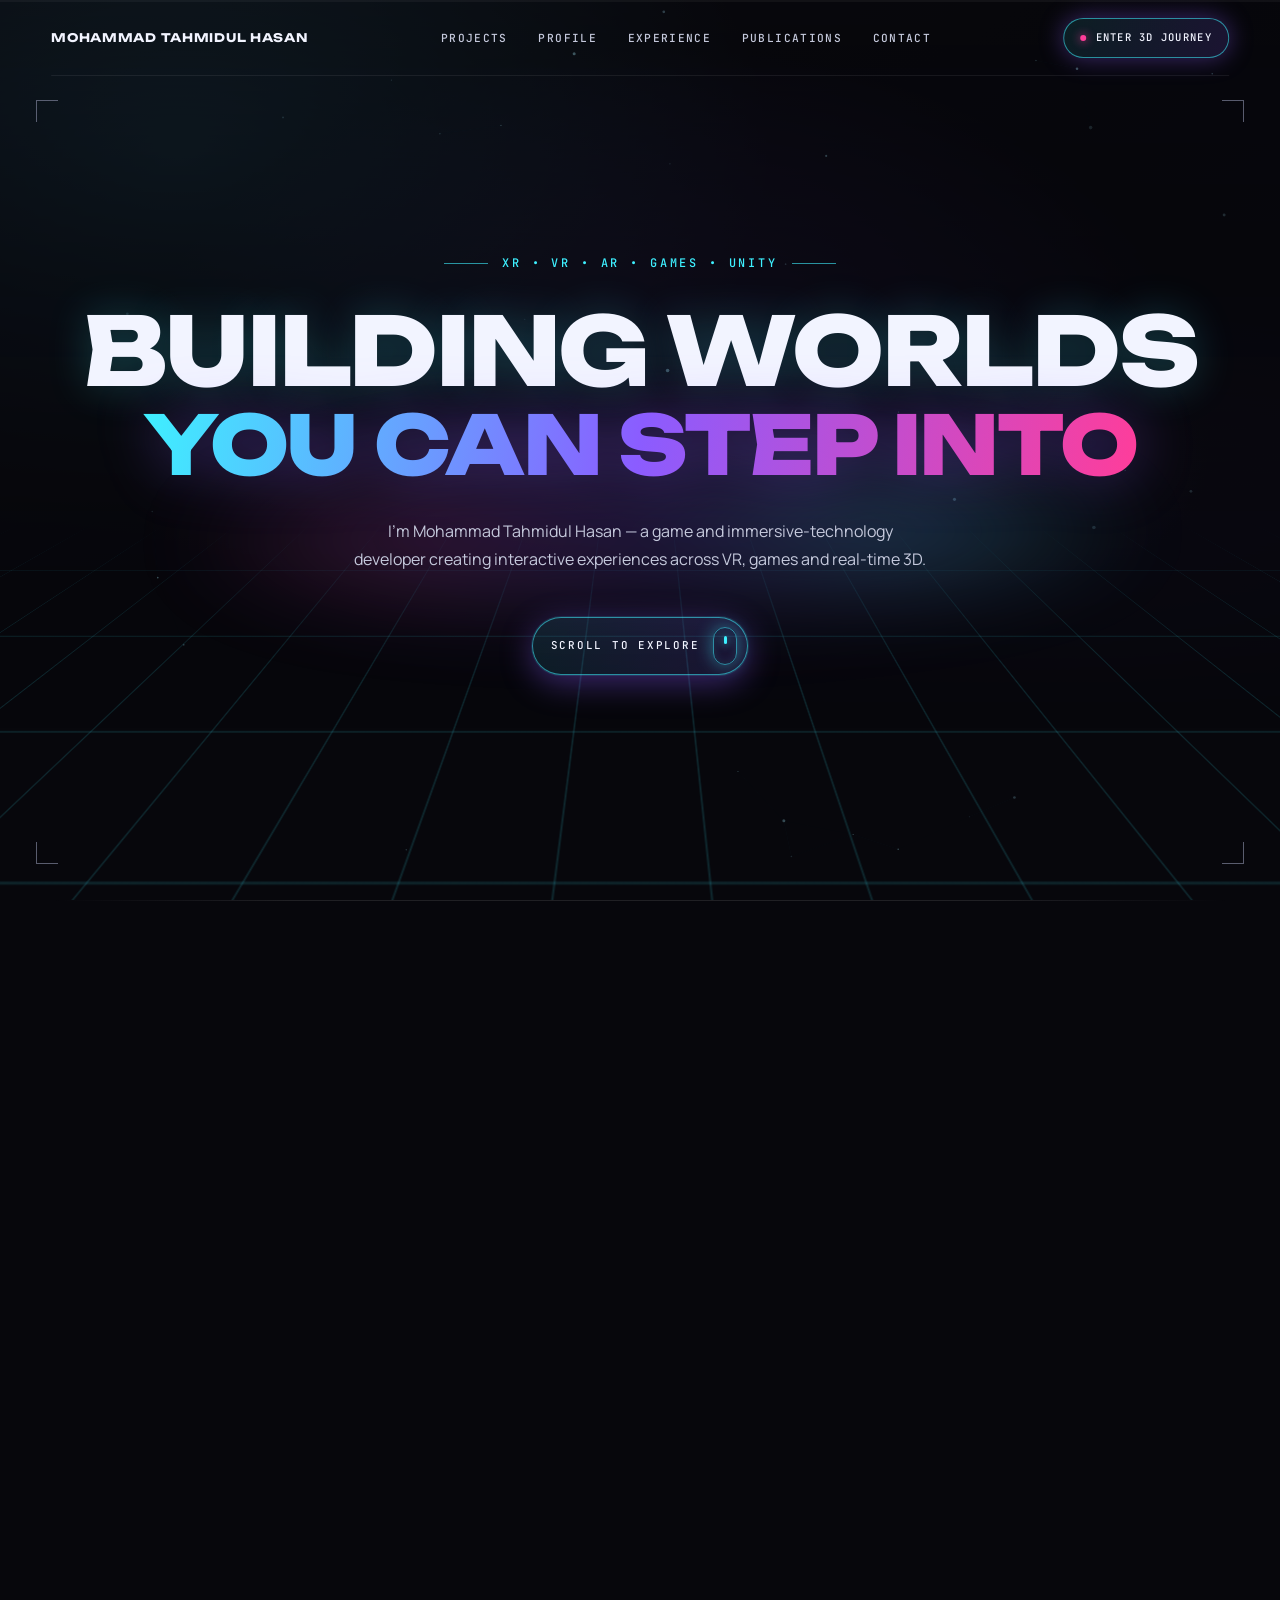
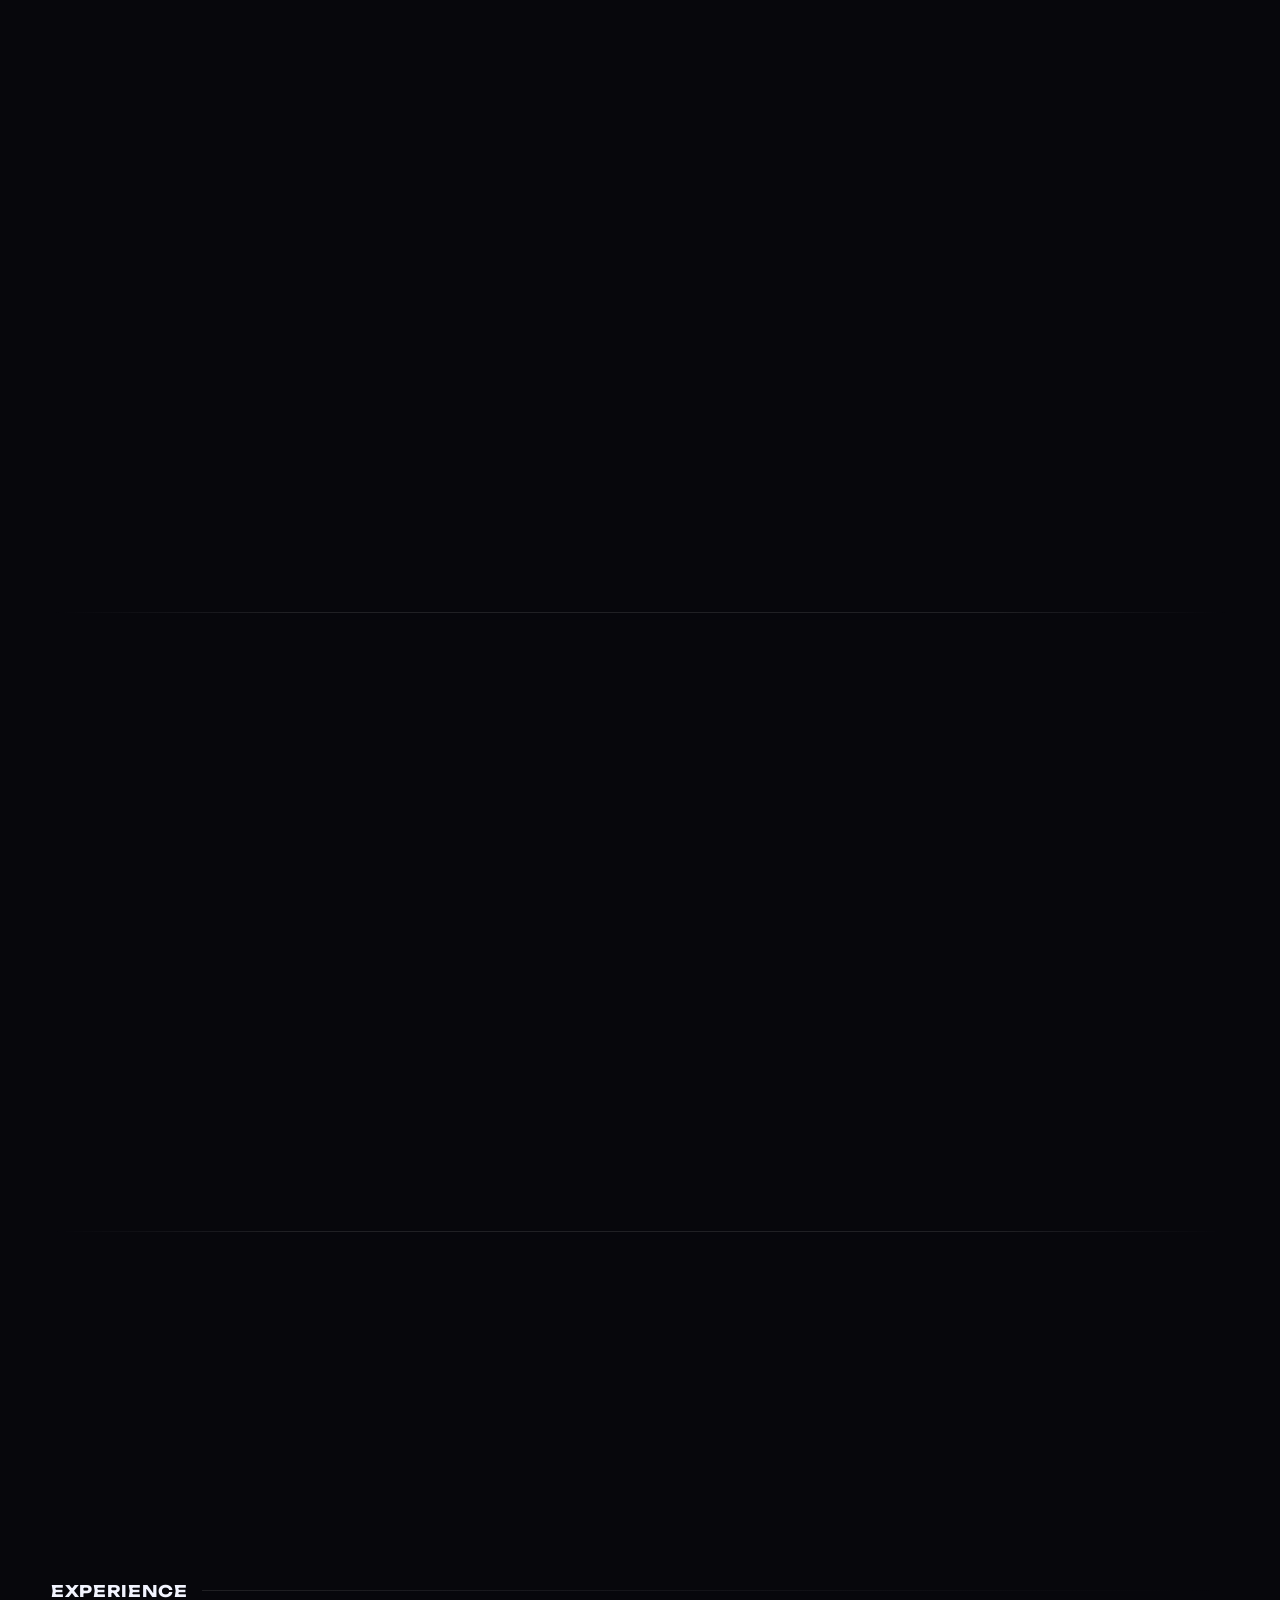
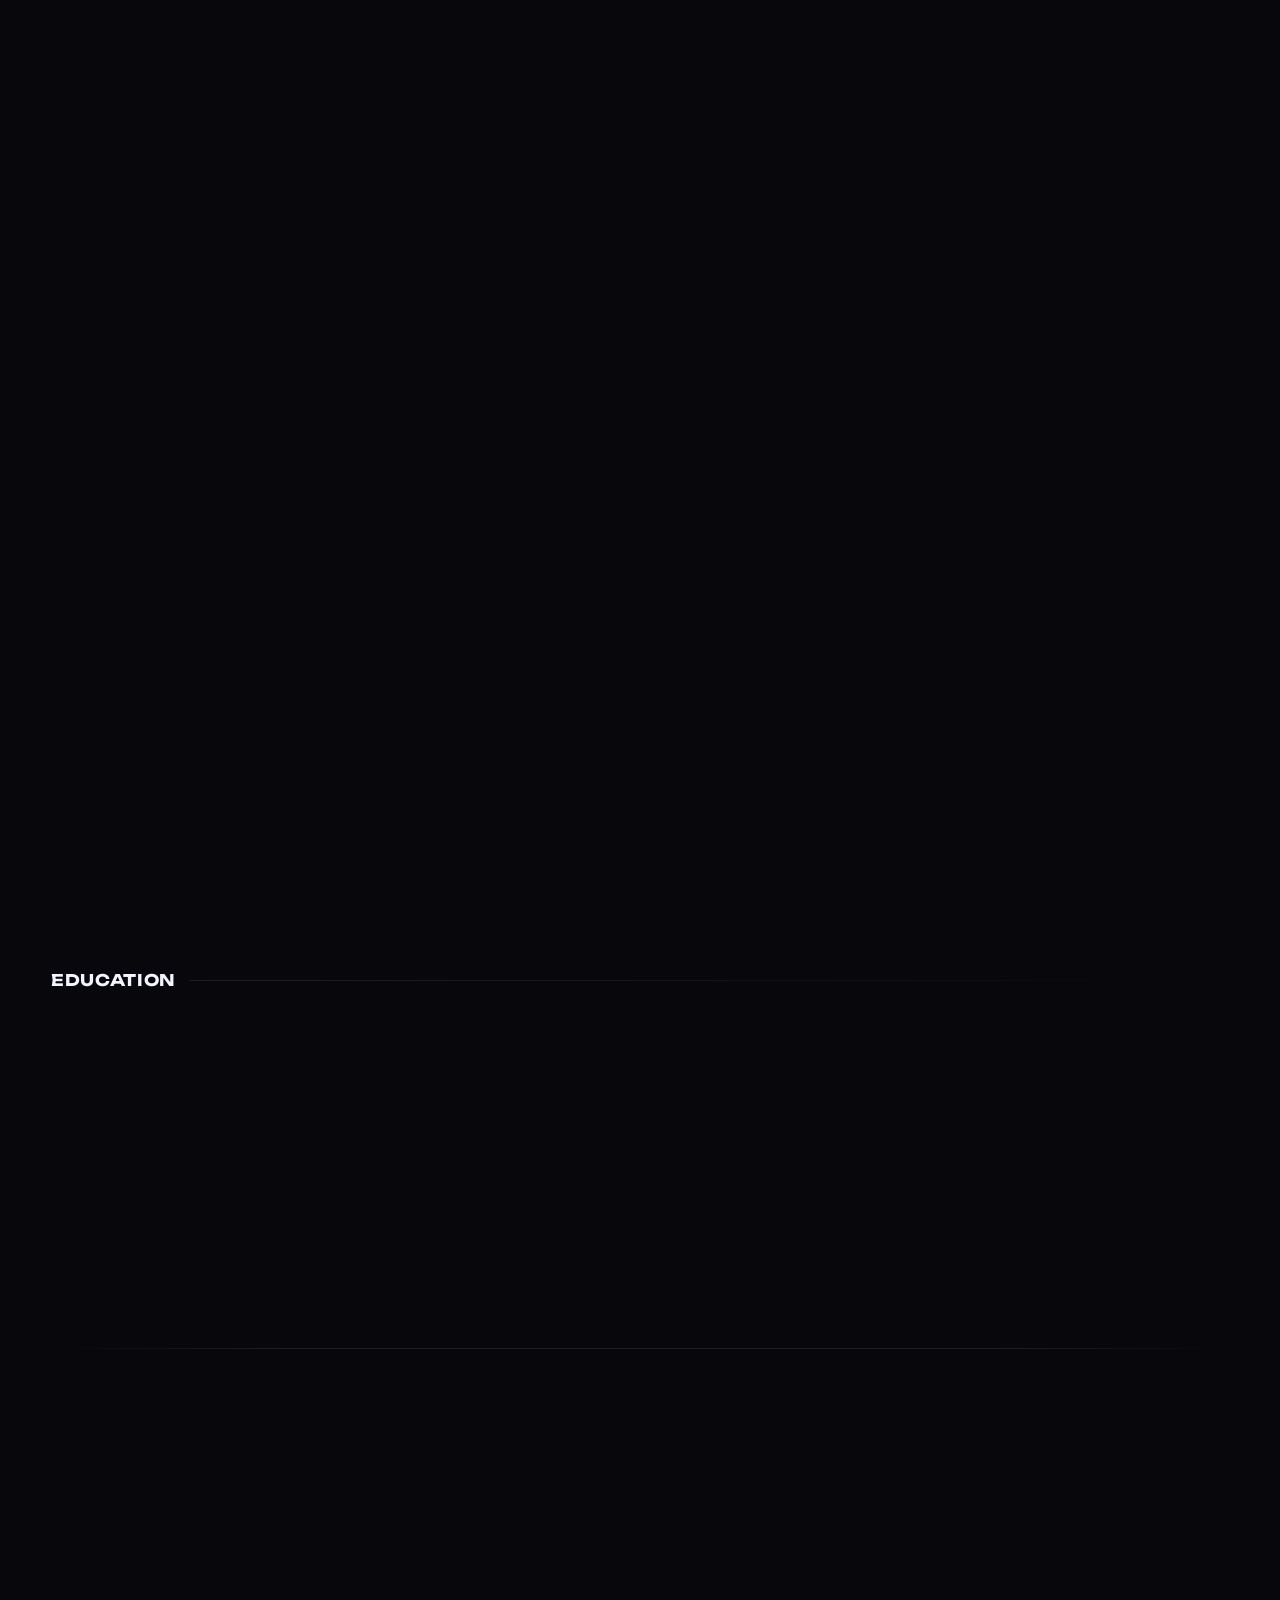
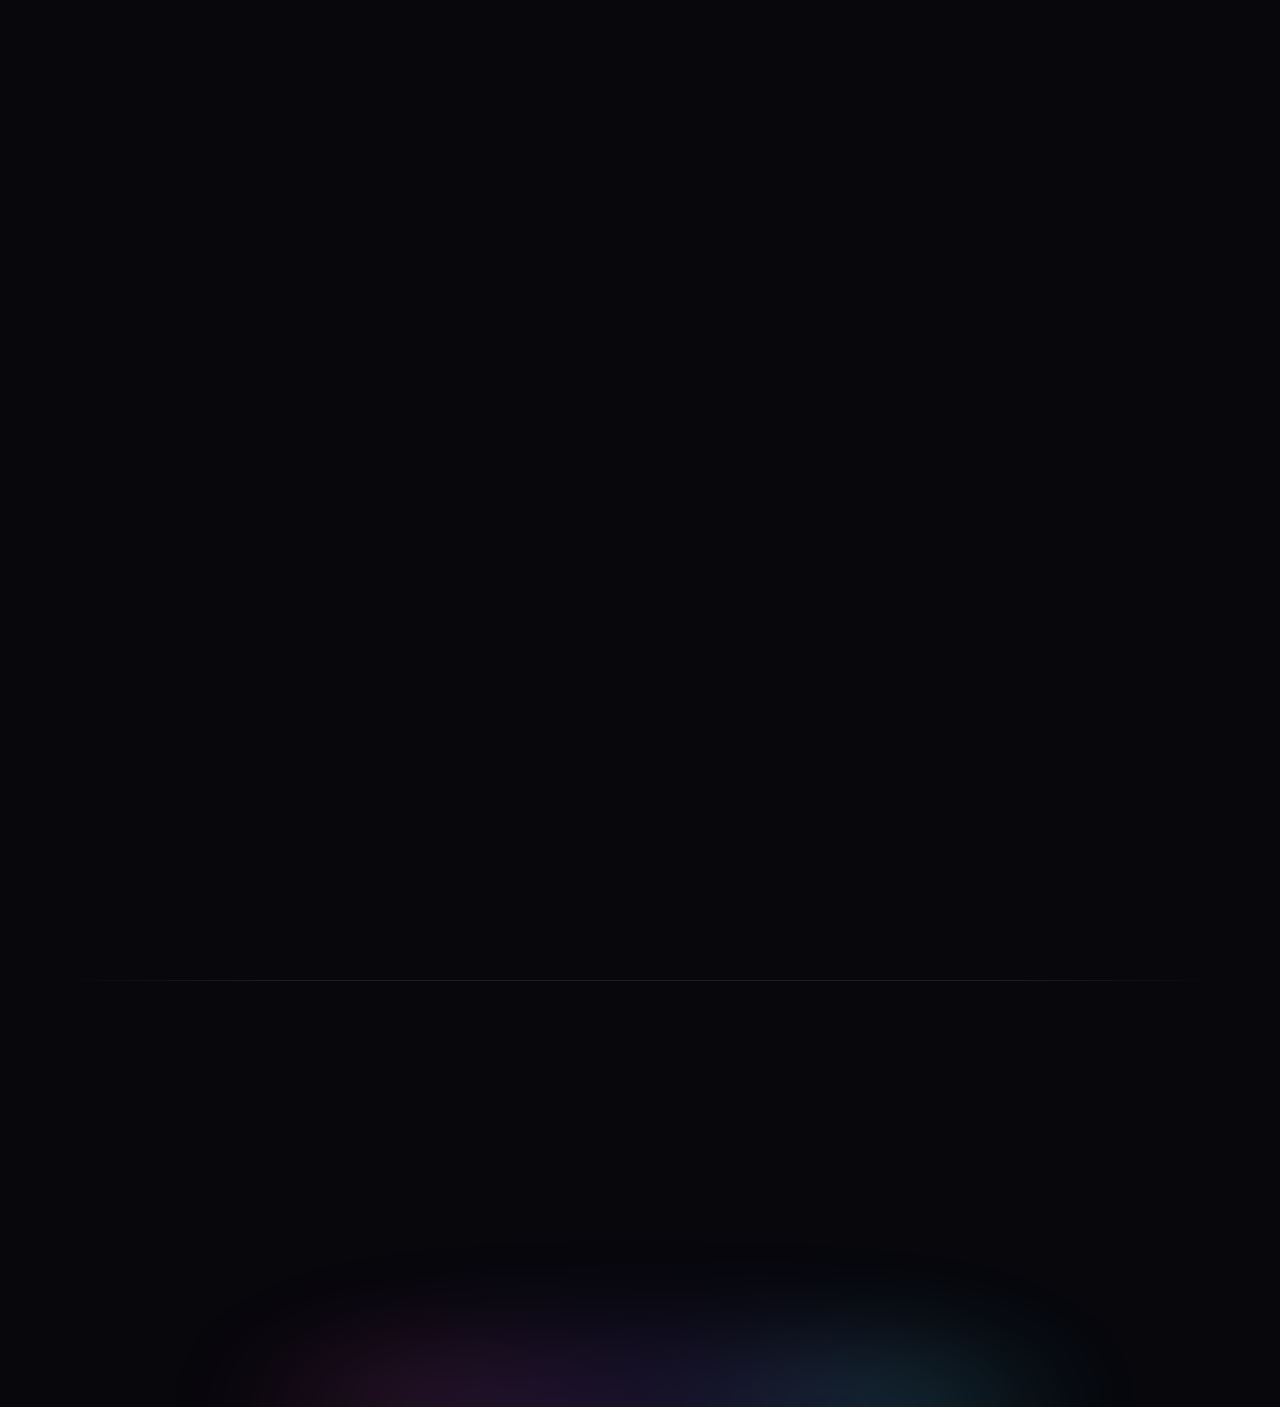
<file: index.html>
<!doctype html>
<html>
<head>
<meta charset="utf-8">
<meta name="viewport" content="width=device-width,initial-scale=1">
<title>Mohammad Tahmidul Hasan — XR & Game Developer</title>
<link rel="preconnect" href="https://fonts.googleapis.com"><link rel="preconnect" href="https://fonts.gstatic.com" crossorigin><link rel="stylesheet" href="https://fonts.googleapis.com/css2?family=JetBrains+Mono:wght@400;500&family=Manrope:wght@400;500;600;700&family=Unbounded:wght@500;700;800&display=swap">
<script type="importmap">{"imports":{"three":"https://cdn.jsdelivr.net/npm/three@0.186.0/build/three.module.js","three/addons/":"https://cdn.jsdelivr.net/npm/three@0.186.0/examples/jsm/"}}</script>
<link rel="stylesheet" href="tokens.css?v=noir-3">
<link rel="stylesheet" href="styles.css?v=noir-3">
<link rel="stylesheet" href="world-mode.css?v=noir-2">
<link rel="stylesheet" href="scroll-exploration.css?v=noir-journey-6">
</head>
<body class="home scroll-exploration">
<header class="topbar wrap">
<a class="brand" href="#top">MOHAMMAD TAHMIDUL HASAN</a>
<nav><a href="#projects">Projects</a><a href="#profile">Profile</a><a href="#experience">Experience</a><a href="#papers">Publications</a><a href="#contact">Contact</a></nav>
<button id="archipelago-toggle" type="button" data-magnetic aria-pressed="false">ENTER 3D JOURNEY</button>
</header>
<div class="world-progress-track" aria-hidden="true"><span class="world-progress-fill"></span></div>
<canvas id="world-atmosphere" class="world-atmosphere" aria-hidden="true"></canvas>
<div class="cursor-glow" aria-hidden="true"></div>
<canvas id="archipelago-canvas" aria-hidden="true"></canvas>
<div id="archipelago-status" role="status" aria-live="polite"></div>
<main id="top">
<section class="hero immersive-hero">
<div class="hero-backdrop" aria-hidden="true"><div class="hero-floor"></div><div class="hero-horizon"></div></div>
<div class="hero-frame" aria-hidden="true"><i></i><i></i><i></i><i></i></div>
<div class="wrap hero-content">
<div class="kicker hero-kicker">XR • VR • AR • Games • Unity</div>
<h1 class="hero-title"><span class="hero-line hero-line--lead"><span class="hero-line__text">Building Worlds</span></span> <span class="hero-line hero-line--accent"><span class="hero-line__text">You Can Step Into</span></span></h1>
<p class="lead">I'm Mohammad Tahmidul Hasan — a game and immersive-technology developer creating interactive experiences across VR, games and real-time 3D.</p>
<div class="scroll-cue scroll-instruction" data-magnetic aria-label="Scroll to explore"><span class="scroll-cue__label">SCROLL TO EXPLORE</span><span class="scroll-cue__mouse" aria-hidden="true"><i></i></span><span class="scroll-cue__finger" aria-hidden="true"><i></i></span></div>
</div>
</section>
<section class="showcase" id="projects">
<div class="wrap showcase-head"><div class="kicker">Selected work / 01—11</div><h2 class="section-title"><span class="title-line"><span>Enter the</span></span> <span class="title-line"><span><span class="grad">Worlds</span></span></span></h2><p>A collection of VR, game, simulation and interactive projects spanning research, education, training and entertainment.</p></div>
<div class="project-stack project-library">
<a class="project-scene featured project-featured" href="quest-for-everyday-heroes.html" data-experience="vr"><div class="scene-inner wrap"><span class="scene-num">01</span><div class="scene-copy"><div class="scene-tags">VR / Research / Meta Quest</div><h3>Quest for<br>Everyday Heroes</h3><p>A research-focused VR role-playing game designed around everyday routines and communication practice in familiar home, school and farm settings.</p><span class="scene-link">Enter project ↗</span></div><div class="scene-art"><img src="images/projects/Quest for everyday heroes poster.png" alt="Quest for Everyday Heroes"><span>Featured Immersive Experience</span><i></i></div></div></a>
<a class="project-scene" href="scilab-vr.html" data-experience="vr"><div class="scene-inner wrap"><span class="scene-num">02</span><div class="scene-copy"><div class="scene-tags">VR / Education</div><h3>SciLab VR</h3><p>A bilingual VR science lab with 13 guided Form 4 experiments across five curriculum chapters.</p><span class="scene-link">Enter project ↗</span></div><div class="scene-art"><img loading="lazy" decoding="async" src="images/projects/ScilabVR.png" alt="SciLab VR"><span>Educational XR</span><i></i></div></div></a>
<a class="project-scene project-scene--museum" href="museum-conservation.html" data-experience="vr"><div class="scene-inner wrap"><span class="scene-num">03</span><div class="scene-copy"><div class="scene-tags">VR / Museum / Training</div><h3>Museum /<br>Conservation Lab VR</h3><p>VR museum experience for artifact inspection, conservation and preservation training.</p><span class="scene-link">Enter project ↗</span></div><div class="scene-art"><img loading="lazy" decoding="async" src="images/projects/Museum Conservation.jpeg" alt="Museum Conservation Lab VR"><span>Cultural Heritage XR</span><i></i></div></div></a>
<a class="project-scene" href="vr-offshore.html" data-experience="vr"><div class="scene-inner wrap"><span class="scene-num">04</span><div class="scene-copy"><div class="scene-tags">VR / Simulation / Training</div><h3>VR Offshore<br>Simulator</h3><p>Immersive offshore VR training focused on interactive scenarios and hazard awareness.</p><span class="scene-link">Enter project ↗</span></div><div class="scene-art"><img loading="lazy" decoding="async" src="images/projects/VRoffShore Simulator.jpeg" alt="VR Offshore Simulator"><span>Industrial Simulation</span><i></i></div></div></a>
<a class="project-scene" href="tune-protect.html" data-experience="non-vr"><div class="scene-inner wrap"><span class="scene-num">05</span><div class="scene-copy"><div class="scene-tags">Unity / Gamification</div><h3>Tune Protect<br>Onboarding</h3><p>Gamified employee onboarding designed to make orientation more interactive and engaging.</p><span class="scene-link">Enter project ↗</span></div><div class="scene-art"><img loading="lazy" decoding="async" src="images/projects/Tune Protect onboarding.png?v=20261010" alt="Tune Protect Onboarding"><span>Interactive Onboarding</span><i></i></div></div></a>
<a class="project-scene" href="velocity-rush.html" data-experience="non-vr"><div class="scene-inner wrap"><span class="scene-num">06</span><div class="scene-copy"><div class="scene-tags">Game / Multiplayer / Unity</div><h3>Velocity Rush</h3><p>Fast-paced online multiplayer game built around competitive player interaction.</p><span class="scene-link">Enter project ↗</span></div><div class="scene-art"><img loading="lazy" decoding="async" src="images/projects/Velocity Rush.png" alt="Velocity Rush"><span>Multiplayer Gameplay</span><i></i></div></div></a>
<a class="project-scene" href="biomedical-park.html" data-experience="non-vr"><div class="scene-inner wrap"><span class="scene-num">07</span><div class="scene-copy"><div class="scene-tags">Unity / 3D / Visualization</div><h3>Bio-Medical<br>Park Malaysia</h3><p>A first-person 3D walkthrough where visitors explore the biomedical park and activate videos at key locations.</p><span class="scene-link">Enter project ↗</span></div><div class="scene-art"><img loading="lazy" decoding="async" src="images/projects/Bio medical Park malaysia.png" alt="Bio-Medical Park Malaysia"><span>Real-time Visualization</span><i></i></div></div></a>
<a class="project-scene project-scene--poster" href="traces-white-soul.html" data-experience="non-vr"><div class="scene-inner wrap"><span class="scene-num">08</span><div class="scene-copy"><div class="scene-tags">Game / 2D / Unity</div><h3>Traces of the<br>White Soul</h3><p>A 2D action platformer with three levels, enemies and boss encounters, set in a fantasy kingdom.</p><span class="scene-link">Enter project ↗</span></div><div class="scene-art scene-art--traces"><img loading="lazy" decoding="async" src="images/projects/Traces of teh white soul.jpg" alt="Traces of the White Soul"><span>2D Platformer</span><i></i></div></div></a>
<a class="project-scene project-scene--poster" href="in-the-dark.html" data-experience="non-vr"><div class="scene-inner wrap"><span class="scene-num">09</span><div class="scene-copy"><div class="scene-tags">Game / Environment / 3D</div><h3>In the Dark</h3><p>Atmospheric horror environment built around tension and environmental storytelling.</p><span class="scene-link">Enter project ↗</span></div><div class="scene-art scene-art--in-the-dark"><img loading="lazy" decoding="async" src="images/projects/In the Dark.png" alt="In the Dark" style="object-fit:contain;object-position:center;background:#050608"><span>Horror Environment</span><i></i></div></div></a>
<a class="project-scene" href="hybrid-classroom.html" data-experience="non-vr"><div class="scene-inner wrap"><span class="scene-num">10</span><div class="scene-copy"><div class="scene-tags">Unity / Education / 3D</div><h3>Hybrid<br>Classroom</h3><p>Interactive 3D classroom environments themed around different subjects.</p><span class="scene-link">Enter project ↗</span></div><div class="scene-art"><img loading="lazy" decoding="async" src="images/projects/Hybrid classroom.jpeg" alt="Hybrid Classroom"><span>Interactive Learning</span><i></i></div></div></a>
<a class="project-scene" href="paper-weather.html" data-experience="non-vr"><div class="scene-inner wrap"><span class="scene-num">11</span><div class="scene-copy"><div class="scene-tags">Game / Education / Unity</div><h3>Paper Weather</h3><p>Educational action game using weather powers to fight pollution and restore the environment.</p><span class="scene-link">Enter project ↗</span></div><div class="scene-art"><img loading="lazy" decoding="async" src="images/projects/PaperWeather.jpeg" alt="Paper Weather"><span>Educational Game</span><i></i></div></div></a>
</div>
</section>
<section class="profile-section" id="profile"><div class="wrap profile-grid"><div><div class="kicker">Profile / Beyond the build</div><h2 class="section-title"><span class="title-line"><span>Imagine.</span></span> <span class="title-line"><span>Build.</span></span> <span class="title-line"><span><span class="grad">Immerse.</span></span></span></h2></div><div class="profile-copy"><p>I work across development, research and creative production, combining programming with game design and immersive interaction to turn ideas into working experiences.</p><p>My work spans VR and XR development, gameplay systems, rapid prototyping, interactive 3D environments and educational experiences, with a continuing interest in AI and machine learning for immersive technology.</p><ul class="skill-line" aria-label="Skills"><li>Unity</li><li>C#</li><li>XR</li><li>VR</li><li>AR</li><li>Game Programming</li><li>Game Design</li><li>Prototyping</li><li>3D</li><li>Digital Art</li><li>Research</li></ul></div></div></section>
<section class="journey-section" id="experience">
<div class="wrap">
<div class="journey-head"><div class="kicker">Career / Learning</div><h2 class="section-title"><span class="title-line"><span>Experience <span class="grad">&amp; Education</span></span></span></h2><p>Selected roles, research and project collaborations across games and immersive technology.</p></div>
<div class="journey-grid">
<div class="journey-column journey-column--experience">
<h3 class="journey-column-title">Experience</h3>
<div class="journey-list">
<article class="journey-card"><div class="journey-meta"><span>Apr 2026 — Present</span><span class="journey-type">Current role</span></div><h4 class="journey-role">XR / VR Developer</h4><div class="journey-org">Spark Capital</div><p>Developing Meta Quest 3 science-lab simulations, including multilingual UI, experiment validation, guided workflows and standalone VR performance optimization.</p></article>
<article class="journey-card"><div class="journey-meta"><span>Aug 2023 — Sep 2025</span><span class="journey-type">Research role</span></div><h4 class="journey-role">Graduate Research Associate</h4><div class="journey-org">Asia Pacific University of Technology and Innovation (APU/APIIT)</div><p>Led an educational VR role-playing research project for children with ASD, developing Unity scenarios and interaction systems and evaluating learning through structured study data.</p></article>
<article class="journey-card"><div class="journey-meta"><span>Nov 2024 — Feb 2025</span><span class="journey-type">APU project collaboration</span></div><h4 class="journey-role">Game Developer</h4><div class="journey-org">Muzium Negara collaboration</div><p>Worked on a Unity and Meta Quest experience for artifact inspection and conservation learning, using scanned artifacts, damage visualization and guided educational overlays.</p></article>
<article class="journey-card"><div class="journey-meta"><span>Mar 2024 — Sep 2024</span><span class="journey-type">APU project collaboration</span></div><h4 class="journey-role">Game Developer</h4><div class="journey-org">Advance Pact</div><p>Developed an interactive Unity desktop visualization of the Biomedical Park, with a first-person exploration style and informational kiosks.</p></article>
<article class="journey-card"><div class="journey-meta"><span>Aug 2023 — Mar 2024</span><span class="journey-type">APU project collaboration</span></div><h4 class="journey-role">Game Developer</h4><div class="journey-org">Tune Protect Group</div><p>A Unity Windows onboarding application with insurance mini-games, training content, a 360° office tour and interactive UI.</p></article>
<article class="journey-card"><div class="journey-meta"><span>Feb 2023 — Sep 2023</span><span class="journey-type">Unity game development</span></div><h4 class="journey-role">Game Developer</h4><div class="journey-org">Alter-Learning Educational Platform, Inc.</div><p>Built 2D and 3D educational Unity games for browser, mobile and VR, including multiplayer features using Colyseus.</p></article>
<article class="journey-card"><div class="journey-meta"><span>Jun 2022 — Sep 2022</span><span class="journey-type">APU project collaboration</span></div><h4 class="journey-role">Game Developer</h4><div class="journey-org">Emerging Journey Asia Sdn Bhd (EJAsia)</div><p>Developed a Unity relaxation experience for Meta Quest and PC, featuring 360° nature videos and calming audio-visual navigation.</p></article>
</div>
</div>
<div class="journey-column journey-column--education">
<h3 class="journey-column-title">Education</h3>
<div class="journey-list">
<article class="journey-card"><div class="journey-meta"><span>Viva completed · 2026</span><span class="journey-type">By research</span></div><h4 class="journey-role">MSc in Computing<br>(By Research)</h4><div class="journey-org">Asia Pacific University</div><p>Research on an educational immersive VR role-playing experience supporting everyday-life and communication skills for children with ASD.</p></article>
<article class="journey-card"><div class="journey-meta"><span>Completed · 2022</span><span class="journey-type">Undergraduate</span></div><h4 class="journey-role">BSc in Computer Games Development</h4><div class="journey-org">Asia Pacific University of Technology and Innovation</div></article>
</div>
</div>
</div>
</div>
</section>
<section class="papers-section" id="papers">
<div class="wrap">
<div class="papers-head"><div class="kicker">Research / Publications</div><h2 class="section-title"><span class="title-line"><span><span class="grad">Publications</span></span></span></h2><p>Peer-reviewed work on immersive technology, educational games and virtual reality.</p></div>
<div class="papers-list">
<article class="paper-card">
<div class="paper-year">2026</div>
<div class="paper-content"><div class="paper-venue">4th International Conference on Innovation and Technology in Sports (ICITS 2025) · Springer Nature Singapore · pp. 409–415</div><h3><a class="paper-title" href="https://scholar.google.com/citations?view_op=view_citation&amp;hl=en&amp;user=NmDk758AAAAJ&amp;citation_for_view=NmDk758AAAAJ:d1gkVwhDpl0C" target="_blank" rel="noopener noreferrer">vProCycle2: Enhancing VR Cycling with Motion, Mixed Reality, and Smart Connectivity</a></h3><p>Sagar Prema Rajan, Imran Mahalil, Sharizal Pujahaas Bin Jaffar, Siti Azreena Binti Mubin, Vinesh Thiruchelvam, Mohammad Tahmidul Hasan, Hakeem Yunusmetov and Viman A Vinesh</p><div class="paper-links"><a href="https://link.springer.com/chapter/10.1007/978-981-95-9653-9_39" target="_blank" rel="noopener noreferrer">Read paper ↗</a><a href="https://scholar.google.com/citations?view_op=view_citation&amp;hl=en&amp;user=NmDk758AAAAJ&amp;citation_for_view=NmDk758AAAAJ:d1gkVwhDpl0C" target="_blank" rel="noopener noreferrer">Google Scholar ↗</a></div></div>
</article>
<article class="paper-card">
<div class="paper-year">2025</div>
<div class="paper-content"><div class="paper-venue">Proceedings of the Eighth International Conference on Information System Design and Intelligent Applications · Springer Nature Singapore · pp. 603–614</div><h3><a class="paper-title" href="https://scholar.google.com/citations?view_op=view_citation&amp;hl=en&amp;user=NmDk758AAAAJ&amp;citation_for_view=NmDk758AAAAJ:u5HHmVD_uO8C" target="_blank" rel="noopener noreferrer">Bridging Realities: An Educational Game for Improving Social Skills in ASD Children with Immersive Technologies</a></h3><p>Mohammad Tahmidul Hasan, Siti Azreena Mubin, Vinesh Thiruchelvam and Teoh Gaik Kin</p><div class="paper-links"><a href="https://link.springer.com/chapter/10.1007/978-981-95-0378-0_43" target="_blank" rel="noopener noreferrer">Read paper ↗</a><a href="https://scholar.google.com/citations?view_op=view_citation&amp;hl=en&amp;user=NmDk758AAAAJ&amp;citation_for_view=NmDk758AAAAJ:u5HHmVD_uO8C" target="_blank" rel="noopener noreferrer">Google Scholar ↗</a></div></div>
</article>
<article class="paper-card">
<div class="paper-year">2024</div>
<div class="paper-content"><div class="paper-venue">International Conference on Microelectronics, Electromagnetics and Telecommunication · Springer Nature Singapore · pp. 597–608</div><h3><a class="paper-title" href="https://scholar.google.com/citations?view_op=view_citation&amp;hl=en&amp;user=NmDk758AAAAJ&amp;citation_for_view=NmDk758AAAAJ:u-x6o8ySG0sC" target="_blank" rel="noopener noreferrer">Enhancing Therapeutic Engagement for Autism Spectrum Disorder Through Virtual Reality Gaming</a></h3><p>Sagar Prema Rajan, Siti Azreena Mubin, Mohammad Tahmidul Hasan and Vinesh Thiruchelvam</p><div class="paper-links"><a href="https://link.springer.com/chapter/10.1007/978-981-96-7241-7_48" target="_blank" rel="noopener noreferrer">Read paper ↗</a><a href="https://scholar.google.com/citations?view_op=view_citation&amp;hl=en&amp;user=NmDk758AAAAJ&amp;citation_for_view=NmDk758AAAAJ:u-x6o8ySG0sC" target="_blank" rel="noopener noreferrer">Google Scholar ↗</a></div></div>
</article>
</div>
</div>
</section>
</main>
<footer class="footer" id="contact"><div class="wrap footer-grid"><div><div class="kicker">Let's build something immersive</div><h2 class="footer-title"><span class="title-line"><span>Get in <span class="grad">touch.</span></span></span></h2></div><div><a class="footer-email" href="mailto:tahmidul86@gmail.com" data-magnetic>tahmidul86@gmail.com</a><p>Kuala Lumpur, Malaysia • Open to relocate</p><div class="social-links"><a data-magnetic href="https://www.linkedin.com/in/mohammad-tahmidul-hasan-24559a133/" target="_blank" rel="noopener noreferrer">LinkedIn ↗</a><a data-magnetic href="https://github.com/mth996" target="_blank" rel="noopener noreferrer">GitHub ↗</a></div></div></div></footer>
<script src="world-mode.js?v=noir-2" defer></script>
<script src="home-fx.js?v=noir-2" defer></script>
<script src="scroll-exploration.js?v=noir-journey-13" defer></script>
</body>
</html>
</file>
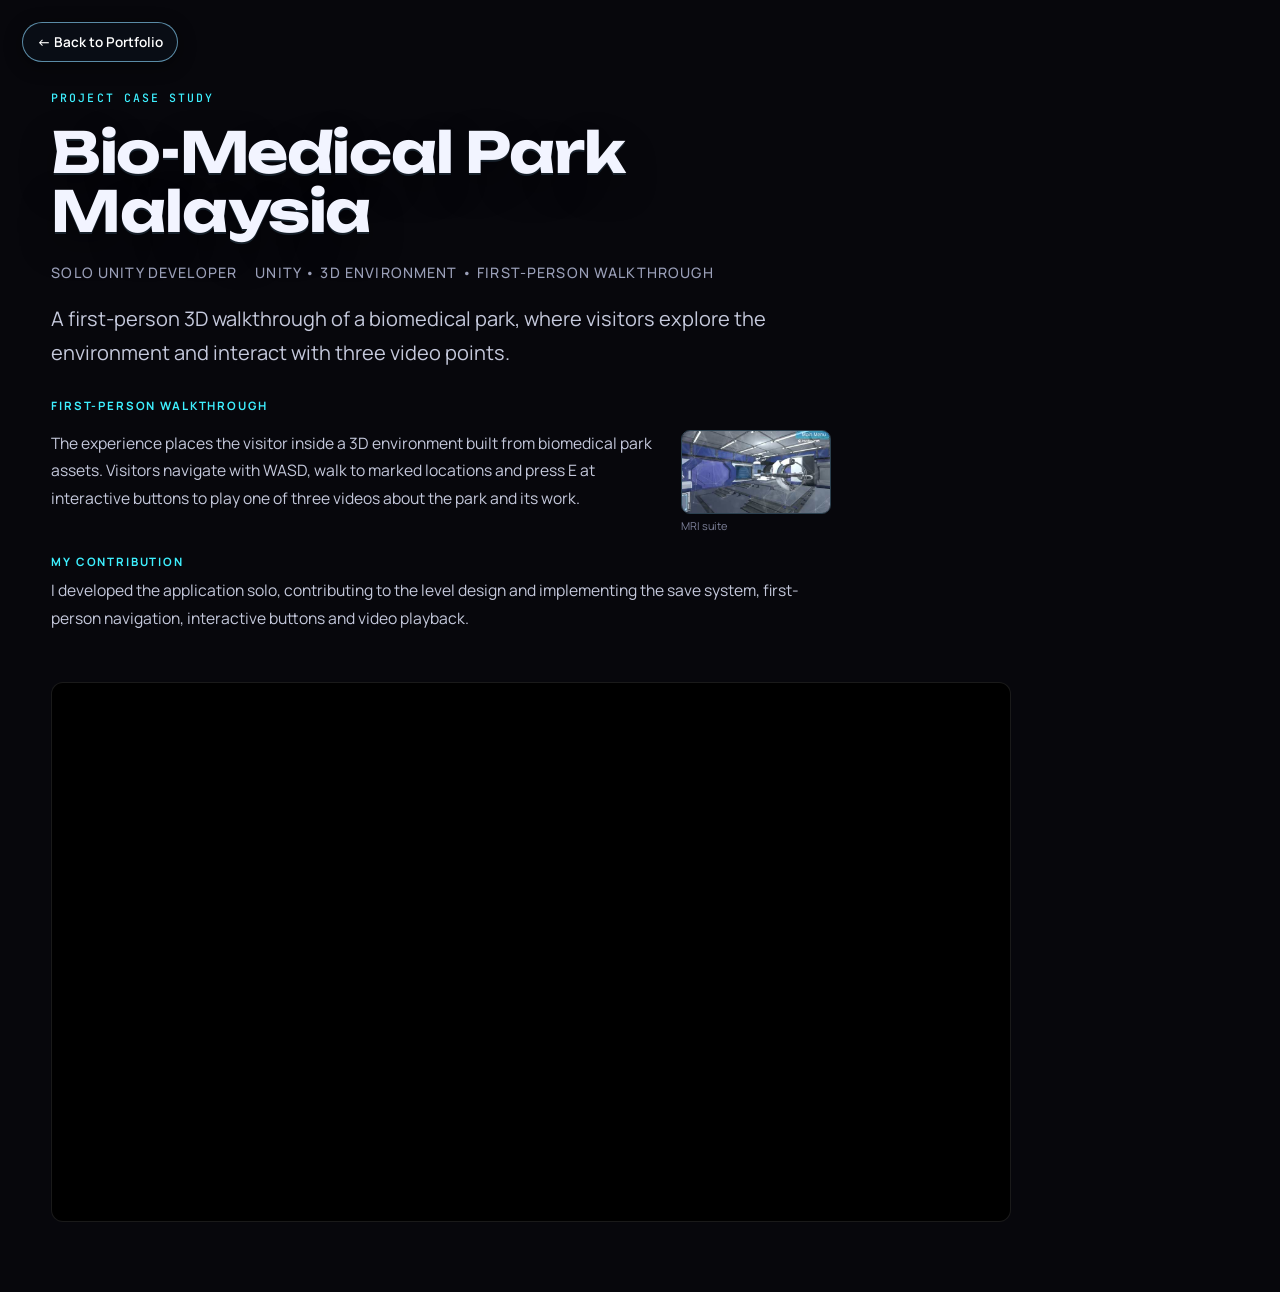
<file: biomedical-park.html>
<!doctype html><html><head><meta charset="utf-8"><meta name="viewport" content="width=device-width,initial-scale=1"><title>Bio-Medical Park Malaysia — Mohammad Tahmidul Hasan</title><link rel="preconnect" href="https://fonts.googleapis.com"><link rel="preconnect" href="https://fonts.gstatic.com" crossorigin><link rel="stylesheet" href="https://fonts.googleapis.com/css2?family=JetBrains+Mono:wght@400;500&family=Manrope:wght@400;500;600;700&family=Unbounded:wght@500;700;800&display=swap"><link rel="stylesheet" href="tokens.css?v=noir-2"><link rel="stylesheet" href="styles.css?v=noir-1"></head><body><a class="back" href="index.html">← Back to Portfolio</a><main class="wrap project-hero"><div><div class="kicker">Project Case Study</div><h1>Bio-Medical Park Malaysia</h1><div class="meta"><span>Solo Unity Developer</span><span>Unity • 3D Environment • First-Person Walkthrough</span></div><p class="description">A first-person 3D walkthrough of a biomedical park, where visitors explore the environment and interact with three video points.</p><section class="case-study-details" aria-label="Project details"><div class="has-inline-still"><h2>First-person walkthrough</h2><p>The experience places the visitor inside a 3D environment built from biomedical park assets. Visitors navigate with WASD, walk to marked locations and press E at interactive buttons to play one of three videos about the park and its work.</p><figure class="case-study-inline-still"><img src="images/case-studies/biomedical-park-mri.jpg" alt="MRI machine in the Biomedical Park" loading="lazy"><figcaption>MRI suite</figcaption></figure></div><div><h2>My contribution</h2><p>I developed the application solo, contributing to the level design and implementing the save system, first-person navigation, interactive buttons and video playback.</p></div></section><div class="video-slot"><iframe src="https://www.youtube.com/embed/8kO0AiGXDgs" title="Bio-Medical Park Malaysia video" allow="accelerometer; autoplay; clipboard-write; encrypted-media; gyroscope; picture-in-picture; web-share" allowfullscreen></iframe></div></div></main><script src="archipelago-return.js?v=4" defer></script>
</body></html>
</file>
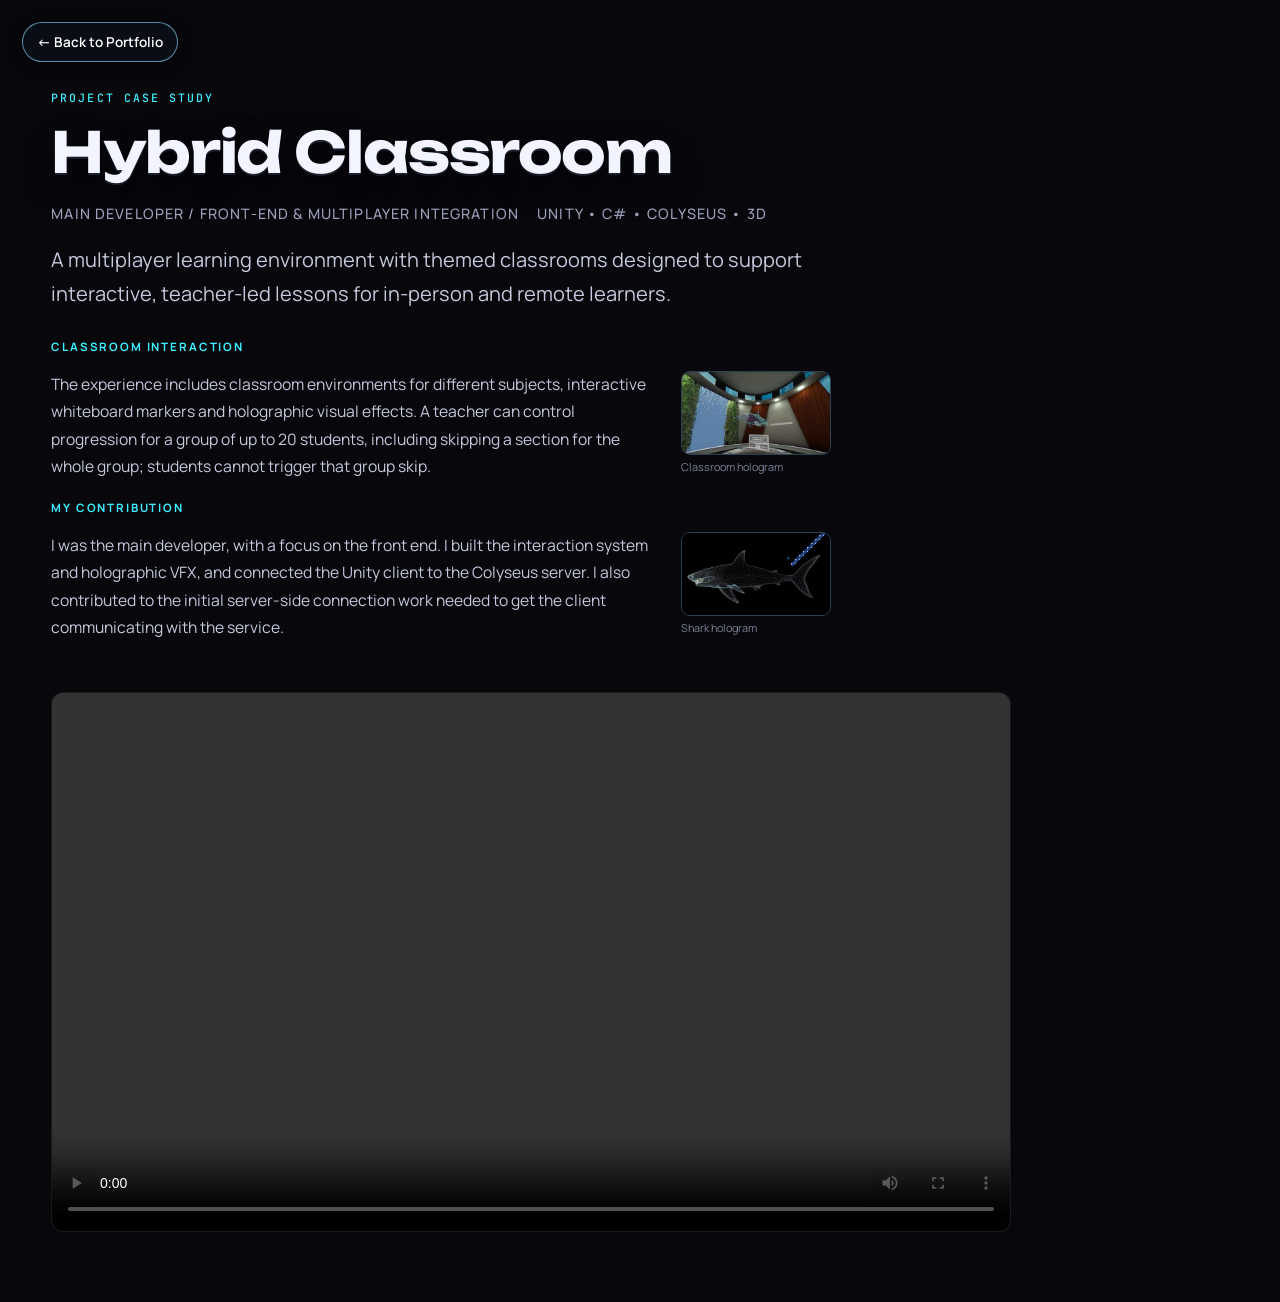
<file: hybrid-classroom.html>
<!doctype html><html><head><meta charset="utf-8"><meta name="viewport" content="width=device-width,initial-scale=1"><title>Hybrid Classroom — Mohammad Tahmidul Hasan</title><link rel="preconnect" href="https://fonts.googleapis.com"><link rel="preconnect" href="https://fonts.gstatic.com" crossorigin><link rel="stylesheet" href="https://fonts.googleapis.com/css2?family=JetBrains+Mono:wght@400;500&family=Manrope:wght@400;500;600;700&family=Unbounded:wght@500;700;800&display=swap"><link rel="stylesheet" href="tokens.css?v=noir-2"><link rel="stylesheet" href="styles.css?v=noir-1"></head><body><a class="back" href="index.html">← Back to Portfolio</a><main class="wrap project-hero"><div><div class="kicker">Project Case Study</div><h1>Hybrid Classroom</h1><div class="meta"><span>Main Developer / Front-End &amp; Multiplayer Integration</span><span>Unity • C# • Colyseus • 3D</span></div><p class="description">A multiplayer learning environment with themed classrooms designed to support interactive, teacher-led lessons for in-person and remote learners.</p><section class="case-study-details" aria-label="Project details"><div class="has-inline-still"><h2>Classroom interaction</h2><p>The experience includes classroom environments for different subjects, interactive whiteboard markers and holographic visual effects. A teacher can control progression for a group of up to 20 students, including skipping a section for the whole group; students cannot trigger that group skip.</p><figure class="case-study-inline-still"><img src="images/case-studies/hybrid-classroom-hologram.jpg" alt="Shark hologram inside a themed classroom" loading="lazy"><figcaption>Classroom hologram</figcaption></figure></div><div class="has-inline-still"><h2>My contribution</h2><p>I was the main developer, with a focus on the front end. I built the interaction system and holographic VFX, and connected the Unity client to the Colyseus server. I also contributed to the initial server-side connection work needed to get the client communicating with the service.</p><figure class="case-study-inline-still"><img src="images/case-studies/hybrid-classroom-shark.jpg" alt="Wireframe shark hologram" loading="lazy"><figcaption>Shark hologram</figcaption></figure></div></section><div class="video-slot"><video controls preload="metadata"><source src="https://alter-learning.com/wp-content/uploads/2023/06/Hybrid-Classroom-Alter-Learning.mp4" type="video/mp4">Your browser does not support embedded video.</video></div></div></main><script src="archipelago-return.js?v=4" defer></script>
</body></html>
</file>
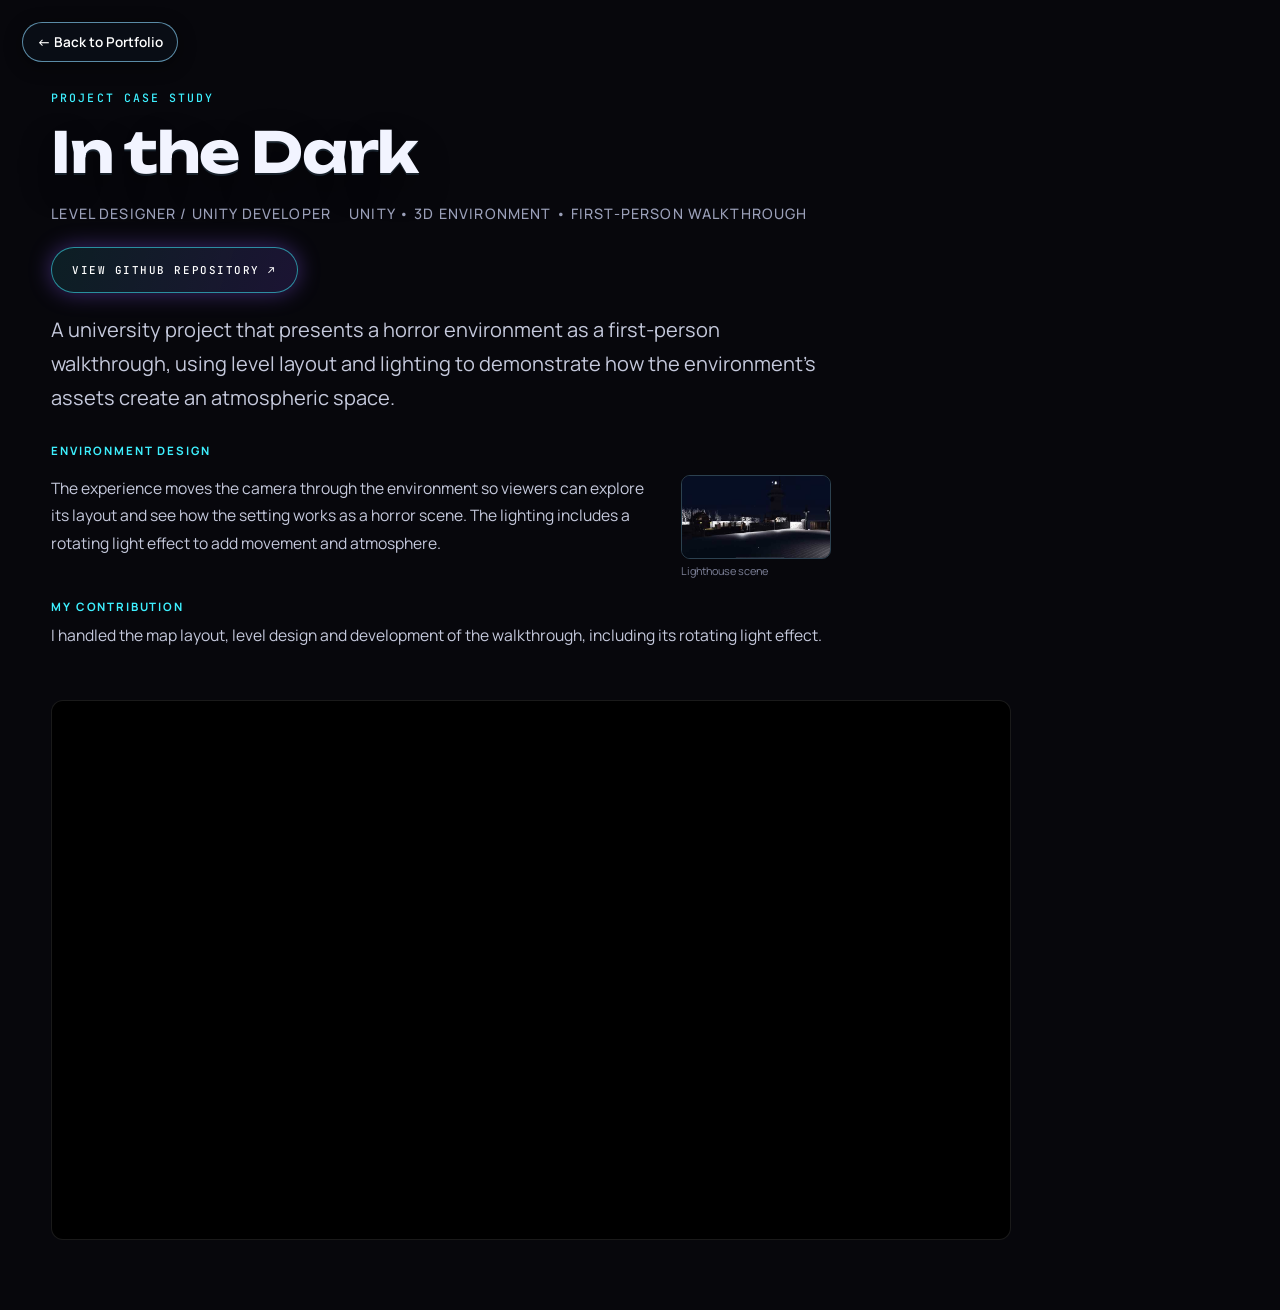
<file: in-the-dark.html>
<!doctype html><html><head><meta charset="utf-8"><meta name="viewport" content="width=device-width,initial-scale=1"><title>In the Dark — Mohammad Tahmidul Hasan</title><link rel="preconnect" href="https://fonts.googleapis.com"><link rel="preconnect" href="https://fonts.gstatic.com" crossorigin><link rel="stylesheet" href="https://fonts.googleapis.com/css2?family=JetBrains+Mono:wght@400;500&family=Manrope:wght@400;500;600;700&family=Unbounded:wght@500;700;800&display=swap"><link rel="stylesheet" href="tokens.css?v=noir-2"><link rel="stylesheet" href="styles.css?v=noir-1"></head><body><a class="back" href="index.html">← Back to Portfolio</a><main class="wrap project-hero"><div><div class="kicker">Project Case Study</div><h1>In the Dark</h1><div class="meta"><span>Level Designer / Unity Developer</span><span>Unity • 3D Environment • First-Person Walkthrough</span></div><div class="project-actions"><a href="https://github.com/mth996/In-the-Dark" target="_blank" rel="noopener noreferrer">View GitHub Repository ↗</a></div><p class="description">A university project that presents a horror environment as a first-person walkthrough, using level layout and lighting to demonstrate how the environment's assets create an atmospheric space.</p><section class="case-study-details" aria-label="Project details"><div class="has-inline-still"><h2>Environment design</h2><p>The experience moves the camera through the environment so viewers can explore its layout and see how the setting works as a horror scene. The lighting includes a rotating light effect to add movement and atmosphere.</p><figure class="case-study-inline-still"><img src="images/case-studies/in-the-dark-lighthouse.jpg" alt="Lighthouse in the nighttime environment" loading="lazy"><figcaption>Lighthouse scene</figcaption></figure></div><div><h2>My contribution</h2><p>I handled the map layout, level design and development of the walkthrough, including its rotating light effect.</p></div></section><div class="video-slot"><iframe src="https://www.youtube.com/embed/_khw5FBbzpE" title="In the Dark video" allow="accelerometer; autoplay; clipboard-write; encrypted-media; gyroscope; picture-in-picture; web-share" allowfullscreen></iframe></div></div></main><script src="archipelago-return.js?v=4" defer></script>
</body></html>
</file>
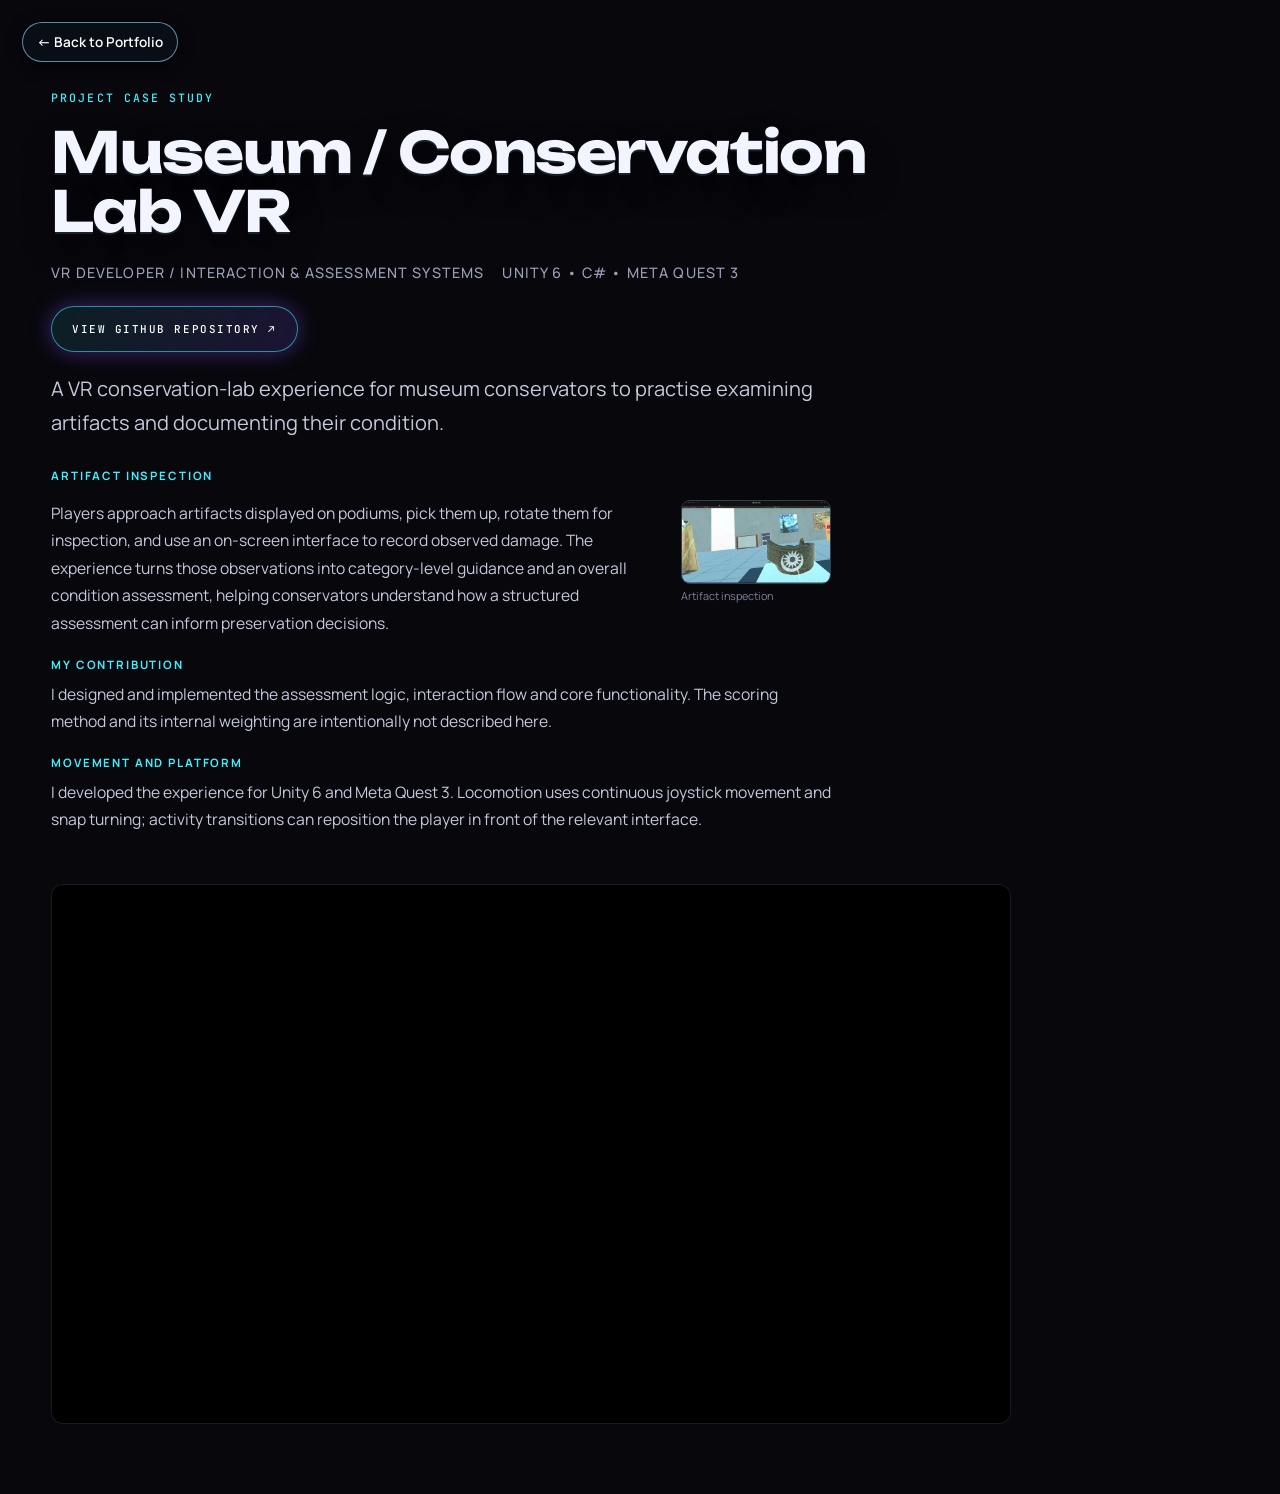
<file: museum-conservation.html>
<!doctype html><html><head><meta charset="utf-8"><meta name="viewport" content="width=device-width,initial-scale=1"><title>Museum Conservation Lab VR — Mohammad Tahmidul Hasan</title><link rel="preconnect" href="https://fonts.googleapis.com"><link rel="preconnect" href="https://fonts.gstatic.com" crossorigin><link rel="stylesheet" href="https://fonts.googleapis.com/css2?family=JetBrains+Mono:wght@400;500&family=Manrope:wght@400;500;600;700&family=Unbounded:wght@500;700;800&display=swap"><link rel="stylesheet" href="tokens.css?v=noir-2"><link rel="stylesheet" href="styles.css?v=noir-1"></head><body><a class="back" href="index.html">← Back to Portfolio</a><main class="wrap project-hero"><div><div class="kicker">Project Case Study</div><h1>Museum / Conservation Lab VR</h1><div class="meta"><span>VR Developer / Interaction &amp; Assessment Systems</span><span>Unity 6 • C# • Meta Quest 3</span></div><div class="project-actions"><a href="https://github.com/mth996/Museum-Conservation" target="_blank" rel="noopener noreferrer">View GitHub Repository ↗</a></div><p class="description">A VR conservation-lab experience for museum conservators to practise examining artifacts and documenting their condition.</p><section class="case-study-details" aria-label="Project details"><div class="has-inline-still"><h2>Artifact inspection</h2><p>Players approach artifacts displayed on podiums, pick them up, rotate them for inspection, and use an on-screen interface to record observed damage. The experience turns those observations into category-level guidance and an overall condition assessment, helping conservators understand how a structured assessment can inform preservation decisions.</p><figure class="case-study-inline-still" style="margin:0;width:180px;max-width:100%"><img src="images/case-studies/museum-user-still.svg" alt="Artifact inspection in the Museum Conservation Lab VR" width="480" height="243" loading="lazy" style="display:block;width:100%;height:auto;max-width:180px"><figcaption>Artifact inspection</figcaption></figure></div><div><h2>My contribution</h2><p>I designed and implemented the assessment logic, interaction flow and core functionality. The scoring method and its internal weighting are intentionally not described here.</p></div><div><h2>Movement and platform</h2><p>I developed the experience for Unity 6 and Meta Quest 3. Locomotion uses continuous joystick movement and snap turning; activity transitions can reposition the player in front of the relevant interface.</p></div></section><div class="video-slot"><iframe src="https://www.youtube.com/embed/xDbR4rwvCAk" title="Museum Conservation Lab VR" allow="accelerometer; autoplay; clipboard-write; encrypted-media; gyroscope; picture-in-picture; web-share" allowfullscreen></iframe></div></div></main><script src="archipelago-return.js?v=4" defer></script>
</body></html>
</file>
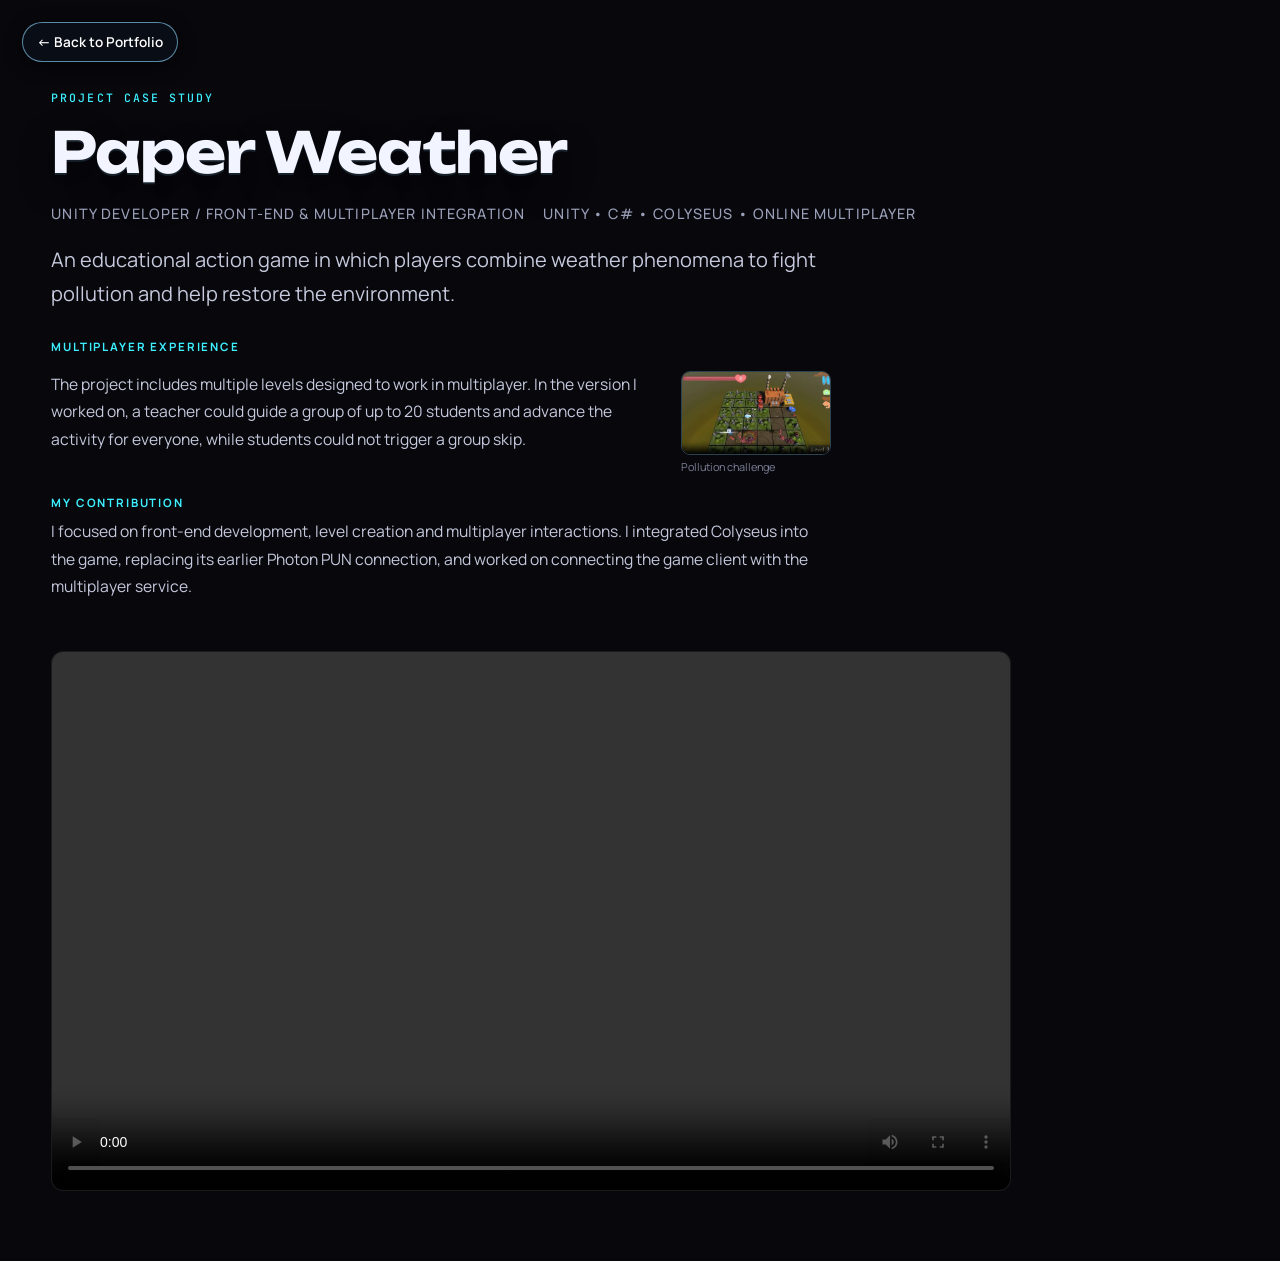
<file: paper-weather.html>
<!doctype html><html><head><meta charset="utf-8"><meta name="viewport" content="width=device-width,initial-scale=1"><title>Paper Weather — Mohammad Tahmidul Hasan</title><link rel="preconnect" href="https://fonts.googleapis.com"><link rel="preconnect" href="https://fonts.gstatic.com" crossorigin><link rel="stylesheet" href="https://fonts.googleapis.com/css2?family=JetBrains+Mono:wght@400;500&family=Manrope:wght@400;500;600;700&family=Unbounded:wght@500;700;800&display=swap"><link rel="stylesheet" href="tokens.css?v=noir-2"><link rel="stylesheet" href="styles.css?v=noir-1"></head><body><a class="back" href="index.html">← Back to Portfolio</a><main class="wrap project-hero"><div><div class="kicker">Project Case Study</div><h1>Paper Weather</h1><div class="meta"><span>Unity Developer / Front-End &amp; Multiplayer Integration</span><span>Unity • C# • Colyseus • Online Multiplayer</span></div><p class="description">An educational action game in which players combine weather phenomena to fight pollution and help restore the environment.</p><section class="case-study-details" aria-label="Project details"><div class="has-inline-still"><h2>Multiplayer experience</h2><p>The project includes multiple levels designed to work in multiplayer. In the version I worked on, a teacher could guide a group of up to 20 students and advance the activity for everyone, while students could not trigger a group skip.</p><figure class="case-study-inline-still"><img src="images/case-studies/paper-weather-pollution.jpg" alt="Paper Weather pollution challenge gameplay" loading="lazy"><figcaption>Pollution challenge</figcaption></figure></div><div><h2>My contribution</h2><p>I focused on front-end development, level creation and multiplayer interactions. I integrated Colyseus into the game, replacing its earlier Photon PUN connection, and worked on connecting the game client with the multiplayer service.</p></div></section><div class="video-slot"><video controls preload="metadata"><source src="https://alter-learning.com/wp-content/uploads/2023/05/Paper-Weather-Alter-Learning.mp4" type="video/mp4">Your browser does not support embedded video.</video></div></div></main><script src="archipelago-return.js?v=4" defer></script>
</body></html>
</file>
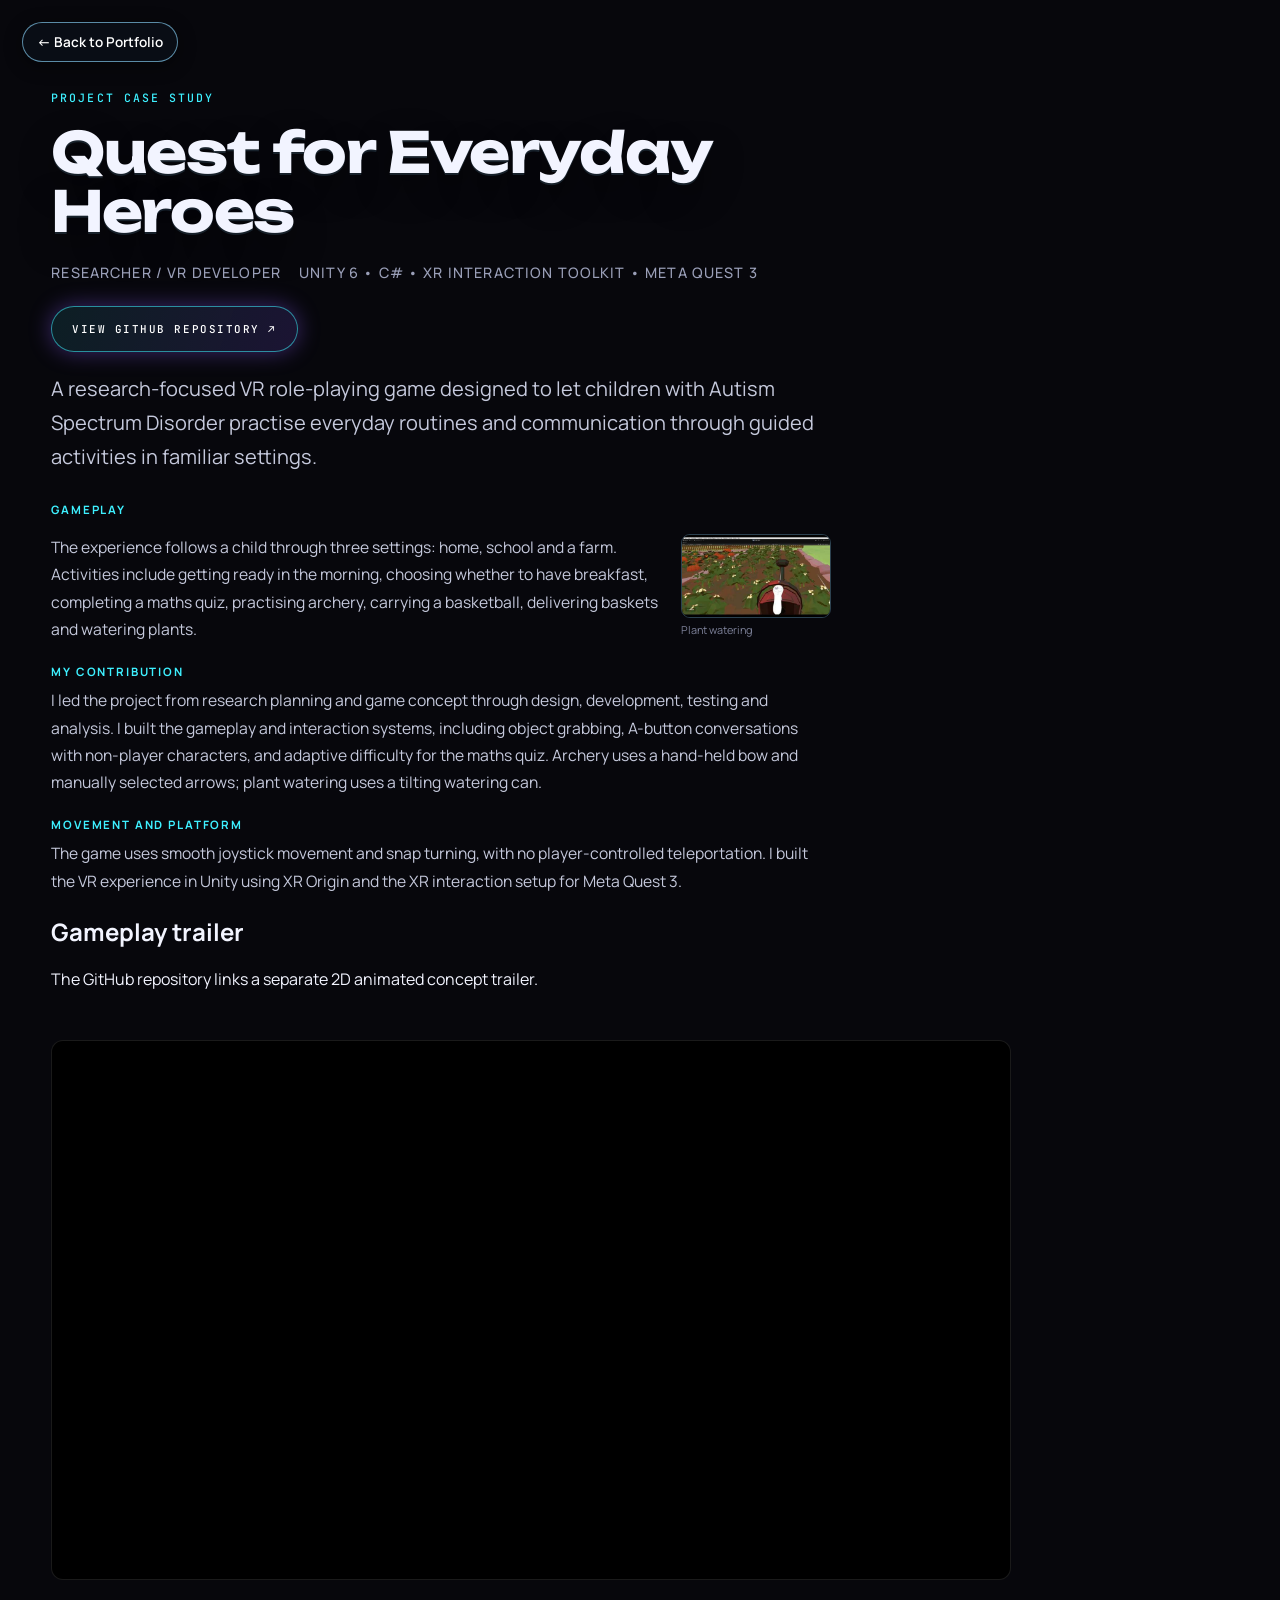
<file: quest-for-everyday-heroes.html>
<!doctype html><html><head><meta charset="utf-8"><meta name="viewport" content="width=device-width,initial-scale=1"><title>Quest for Everyday Heroes — Mohammad Tahmidul Hasan</title><link rel="preconnect" href="https://fonts.googleapis.com"><link rel="preconnect" href="https://fonts.gstatic.com" crossorigin><link rel="stylesheet" href="https://fonts.googleapis.com/css2?family=JetBrains+Mono:wght@400;500&family=Manrope:wght@400;500;600;700&family=Unbounded:wght@500;700;800&display=swap"><link rel="stylesheet" href="tokens.css?v=noir-2"><link rel="stylesheet" href="styles.css?v=noir-1"></head><body><a class="back" href="index.html">← Back to Portfolio</a><main class="wrap project-hero"><div><div class="kicker">Project Case Study</div><h1>Quest for Everyday Heroes</h1><div class="meta"><span>Researcher / VR Developer</span><span>Unity 6 • C# • XR Interaction Toolkit • Meta Quest 3</span></div><div class="project-actions"><a href="https://github.com/mth996/Quest-for-Everyday-Heros" target="_blank" rel="noopener noreferrer">View GitHub Repository ↗</a></div><p class="description">A research-focused VR role-playing game designed to let children with Autism Spectrum Disorder practise everyday routines and communication through guided activities in familiar settings.</p><section class="case-study-details" aria-label="Project details"><div class="has-inline-still"><h2>Gameplay</h2><p>The experience follows a child through three settings: home, school and a farm. Activities include getting ready in the morning, choosing whether to have breakfast, completing a maths quiz, practising archery, carrying a basketball, delivering baskets and watering plants.</p><figure class="case-study-inline-still"><img src="images/case-studies/quest-plant-watering.jpg" alt="Player watering plants in the farm level" loading="lazy"><figcaption>Plant watering</figcaption></figure></div><div><h2>My contribution</h2><p>I led the project from research planning and game concept through design, development, testing and analysis. I built the gameplay and interaction systems, including object grabbing, A-button conversations with non-player characters, and adaptive difficulty for the maths quiz. Archery uses a hand-held bow and manually selected arrows; plant watering uses a tilting watering can.</p></div><div><h2>Movement and platform</h2><p>The game uses smooth joystick movement and snap turning, with no player-controlled teleportation. I built the VR experience in Unity using XR Origin and the XR interaction setup for Meta Quest 3.</p></div></section><section aria-label="Project videos"><h2>Gameplay trailer</h2><p>The GitHub repository links a separate 2D animated concept trailer.</p><div class="video-slot"><iframe src="https://www.youtube.com/embed/6LYVCwN0fI4" title="Quest for Everyday Heroes gameplay trailer" allow="accelerometer; autoplay; clipboard-write; encrypted-media; gyroscope; picture-in-picture; web-share" allowfullscreen></iframe></div></section></div></main><script src="archipelago-return.js?v=4" defer></script>
</body></html>
</file>
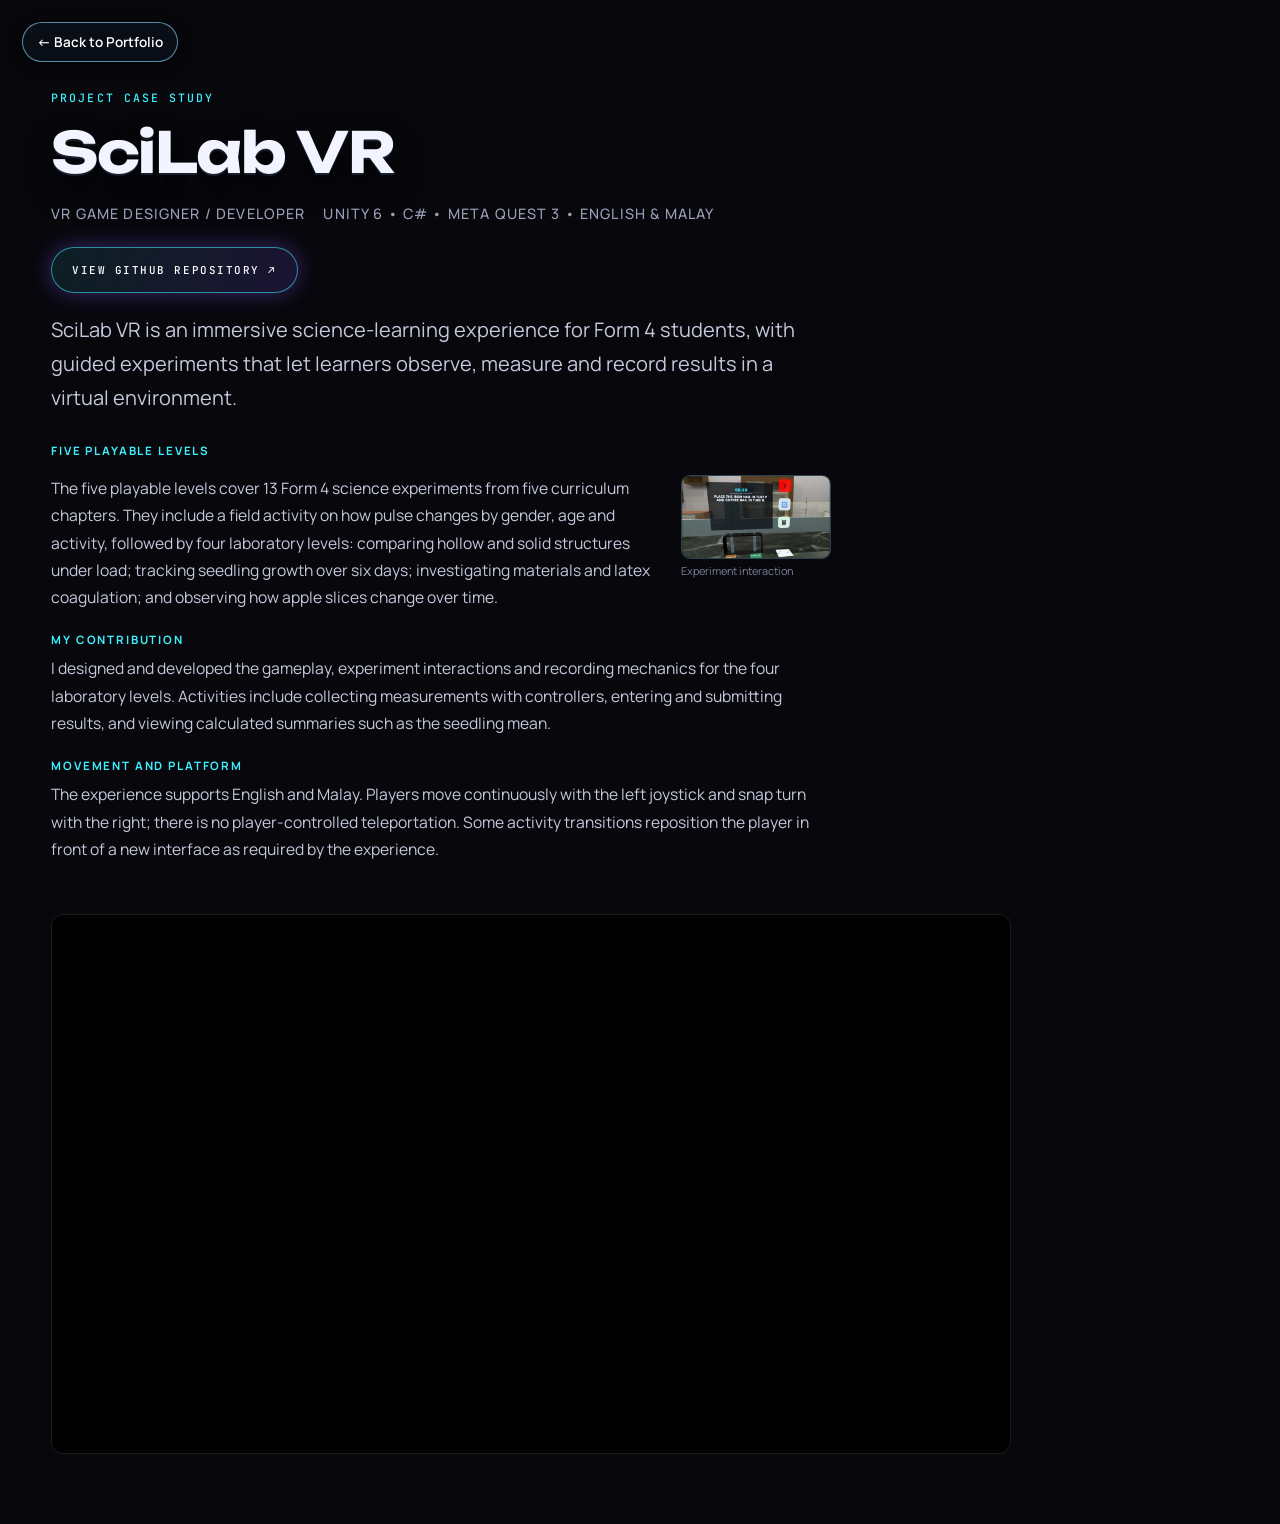
<file: scilab-vr.html>
<!doctype html><html><head><meta charset="utf-8"><meta name="viewport" content="width=device-width,initial-scale=1"><title>SciLab VR — Mohammad Tahmidul Hasan</title><link rel="preconnect" href="https://fonts.googleapis.com"><link rel="preconnect" href="https://fonts.gstatic.com" crossorigin><link rel="stylesheet" href="https://fonts.googleapis.com/css2?family=JetBrains+Mono:wght@400;500&family=Manrope:wght@400;500;600;700&family=Unbounded:wght@500;700;800&display=swap"><link rel="stylesheet" href="tokens.css?v=noir-2"><link rel="stylesheet" href="styles.css?v=noir-1"></head><body><a class="back" href="index.html">← Back to Portfolio</a><main class="wrap project-hero"><div><div class="kicker">Project Case Study</div><h1>SciLab VR</h1><div class="meta"><span>VR Game Designer / Developer</span><span>Unity 6 • C# • Meta Quest 3 • English &amp; Malay</span></div><div class="project-actions"><a href="https://github.com/mth996/SciLabVR" target="_blank" rel="noopener noreferrer">View GitHub Repository ↗</a></div><p class="description">SciLab VR is an immersive science-learning experience for Form 4 students, with guided experiments that let learners observe, measure and record results in a virtual environment.</p><section class="case-study-details" aria-label="Project details"><div class="has-inline-still"><h2>Five playable levels</h2><p>The five playable levels cover 13 Form 4 science experiments from five curriculum chapters. They include a field activity on how pulse changes by gender, age and activity, followed by four laboratory levels: comparing hollow and solid structures under load; tracking seedling growth over six days; investigating materials and latex coagulation; and observing how apple slices change over time.</p><figure class="case-study-inline-still" style="margin:0;width:180px;max-width:100%"><img src="images/case-studies/scilab-user-still.svg" alt="SciLab VR corrosion experiment interaction" width="480" height="322" loading="lazy" style="display:block;width:100%;height:auto;max-width:180px"><figcaption>Experiment interaction</figcaption></figure></div><div><h2>My contribution</h2><p>I designed and developed the gameplay, experiment interactions and recording mechanics for the four laboratory levels. Activities include collecting measurements with controllers, entering and submitting results, and viewing calculated summaries such as the seedling mean.</p></div><div><h2>Movement and platform</h2><p>The experience supports English and Malay. Players move continuously with the left joystick and snap turn with the right; there is no player-controlled teleportation. Some activity transitions reposition the player in front of a new interface as required by the experience.</p></div></section><div class="video-slot"><iframe src="https://www.youtube.com/embed/V43zmtV2cBs" title="SciLab VR gameplay and experiments" allow="accelerometer; autoplay; clipboard-write; encrypted-media; gyroscope; picture-in-picture; web-share" allowfullscreen></iframe></div></div></main><script src="archipelago-return.js?v=4" defer></script>
</body></html>
</file>
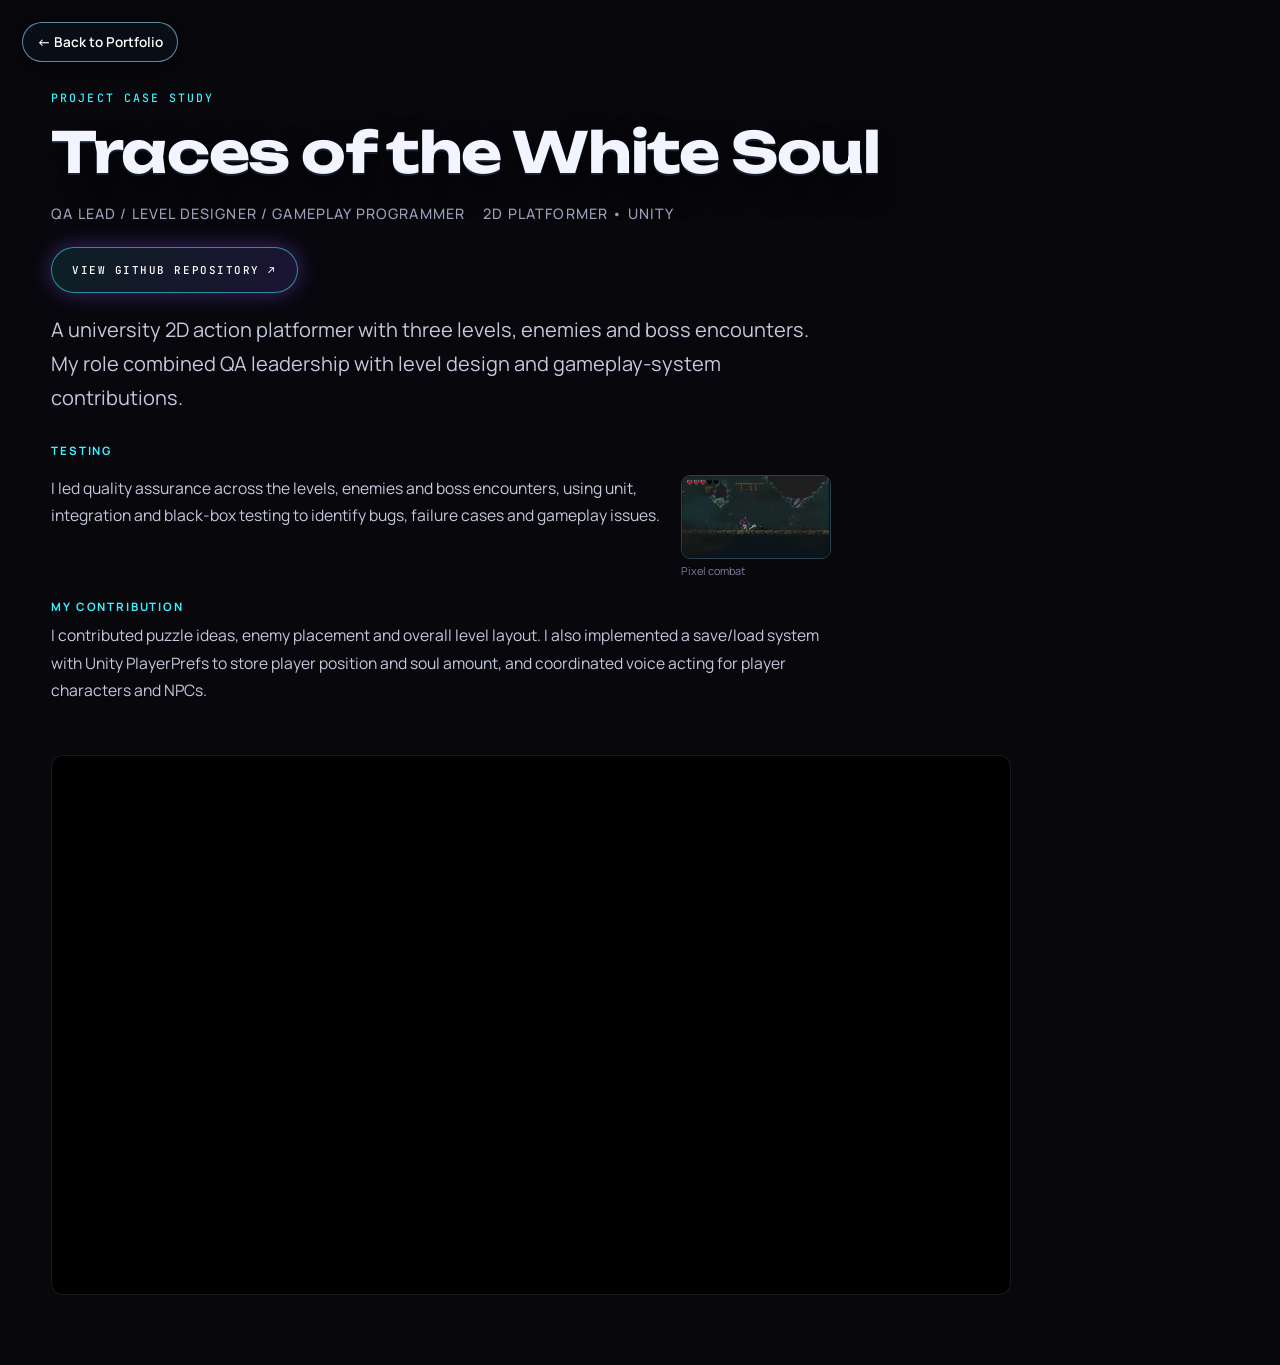
<file: traces-white-soul.html>
<!doctype html><html><head><meta charset="utf-8"><meta name="viewport" content="width=device-width,initial-scale=1"><title>Traces of the White Soul — Mohammad Tahmidul Hasan</title><link rel="preconnect" href="https://fonts.googleapis.com"><link rel="preconnect" href="https://fonts.gstatic.com" crossorigin><link rel="stylesheet" href="https://fonts.googleapis.com/css2?family=JetBrains+Mono:wght@400;500&family=Manrope:wght@400;500;600;700&family=Unbounded:wght@500;700;800&display=swap"><link rel="stylesheet" href="tokens.css?v=noir-2"><link rel="stylesheet" href="styles.css?v=noir-1"></head><body><a class="back" href="index.html">← Back to Portfolio</a><main class="wrap project-hero"><div><div class="kicker">Project Case Study</div><h1>Traces of the White Soul</h1><div class="meta"><span>QA Lead / Level Designer / Gameplay Programmer</span><span>2D Platformer • Unity</span></div><div class="project-actions"><a href="https://github.com/mth996/Traces-of-the-White-Soul" target="_blank" rel="noopener noreferrer">View GitHub Repository ↗</a></div><p class="description">A university 2D action platformer with three levels, enemies and boss encounters. My role combined QA leadership with level design and gameplay-system contributions.</p><section class="case-study-details" aria-label="Project details"><div class="has-inline-still"><h2>Testing</h2><p>I led quality assurance across the levels, enemies and boss encounters, using unit, integration and black-box testing to identify bugs, failure cases and gameplay issues.</p><figure class="case-study-inline-still"><img src="images/case-studies/traces-pixel-combat.jpg" alt="Pixel-art enemy encounter in Traces of the White Soul" loading="lazy"><figcaption>Pixel combat</figcaption></figure></div><div><h2>My contribution</h2><p>I contributed puzzle ideas, enemy placement and overall level layout. I also implemented a save/load system with Unity PlayerPrefs to store player position and soul amount, and coordinated voice acting for player characters and NPCs.</p></div></section><div class="video-slot"><iframe src="https://www.youtube.com/embed/wSd0UhX89NU" title="Traces of the White Soul video" allow="accelerometer; autoplay; clipboard-write; encrypted-media; gyroscope; picture-in-picture; web-share" allowfullscreen></iframe></div></div></main><script src="archipelago-return.js?v=4" defer></script>
</body></html>
</file>
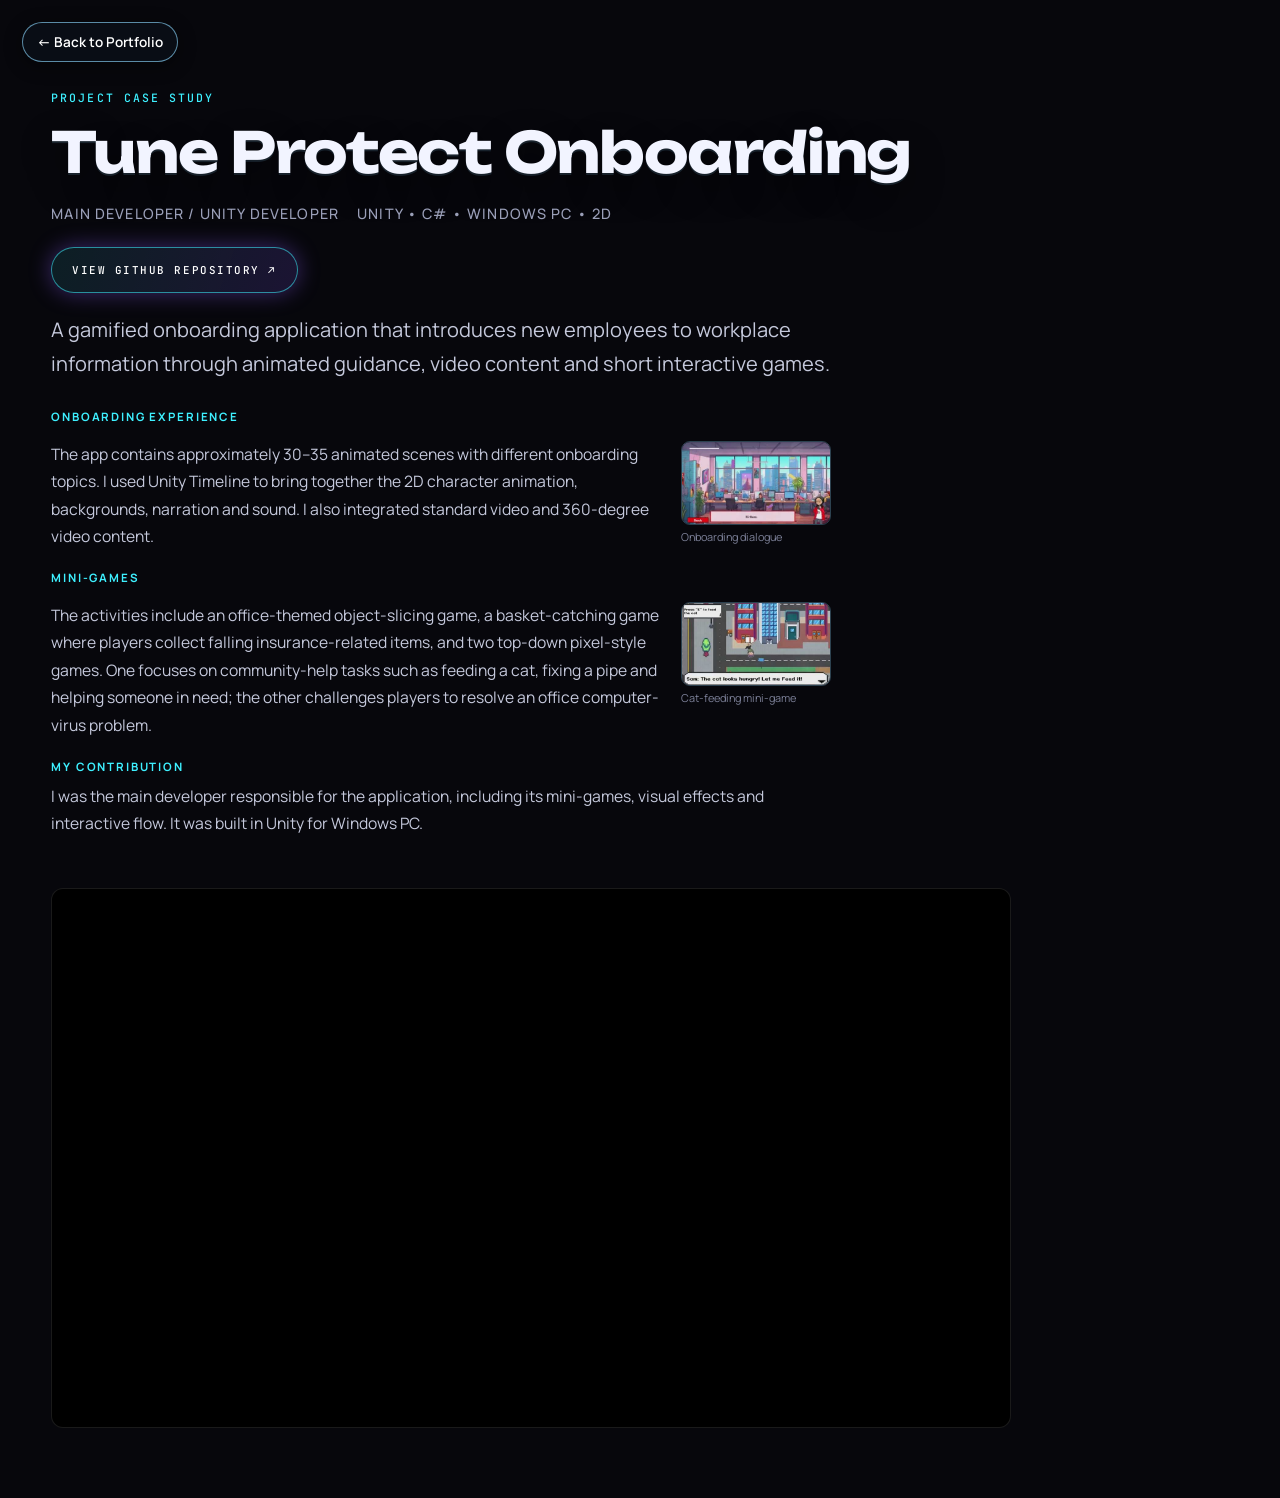
<file: tune-protect.html>
<!doctype html><html><head><meta charset="utf-8"><meta name="viewport" content="width=device-width,initial-scale=1"><title>Tune Protect Onboarding — Mohammad Tahmidul Hasan</title><link rel="preconnect" href="https://fonts.googleapis.com"><link rel="preconnect" href="https://fonts.gstatic.com" crossorigin><link rel="stylesheet" href="https://fonts.googleapis.com/css2?family=JetBrains+Mono:wght@400;500&family=Manrope:wght@400;500;600;700&family=Unbounded:wght@500;700;800&display=swap"><link rel="stylesheet" href="tokens.css?v=noir-2"><link rel="stylesheet" href="styles.css?v=noir-1"></head><body><a class="back" href="index.html">← Back to Portfolio</a><main class="wrap project-hero"><div><div class="kicker">Project Case Study</div><h1>Tune Protect Onboarding</h1><div class="meta"><span>Main Developer / Unity Developer</span><span>Unity • C# • Windows PC • 2D</span></div><div class="project-actions"><a href="https://github.com/mth996/TuneProtectOnboarding" target="_blank" rel="noopener noreferrer">View GitHub Repository ↗</a></div><p class="description">A gamified onboarding application that introduces new employees to workplace information through animated guidance, video content and short interactive games.</p><section class="case-study-details" aria-label="Project details"><div class="has-inline-still"><h2>Onboarding experience</h2><p>The app contains approximately 30–35 animated scenes with different onboarding topics. I used Unity Timeline to bring together the 2D character animation, backgrounds, narration and sound. I also integrated standard video and 360-degree video content.</p><figure class="case-study-inline-still"><img src="images/case-studies/tune-protect-dialogue.jpg" alt="Tune Protect character greeting a new employee" loading="lazy"><figcaption>Onboarding dialogue</figcaption></figure></div><div class="has-inline-still"><h2>Mini-games</h2><p>The activities include an office-themed object-slicing game, a basket-catching game where players collect falling insurance-related items, and two top-down pixel-style games. One focuses on community-help tasks such as feeding a cat, fixing a pipe and helping someone in need; the other challenges players to resolve an office computer-virus problem.</p><figure class="case-study-inline-still"><img src="images/case-studies/tune-protect-cat-game.jpg" alt="Pixel mini-game with a cat-feeding task" loading="lazy"><figcaption>Cat-feeding mini-game</figcaption></figure></div><div><h2>My contribution</h2><p>I was the main developer responsible for the application, including its mini-games, visual effects and interactive flow. It was built in Unity for Windows PC.</p></div></section><div class="video-slot"><iframe src="https://www.youtube.com/embed/PAylIqWb4oU" title="Tune Protect Onboarding video" allow="accelerometer; autoplay; clipboard-write; encrypted-media; gyroscope; picture-in-picture; web-share" allowfullscreen></iframe></div></div></main><script src="archipelago-return.js?v=4" defer></script>
</body></html>
</file>
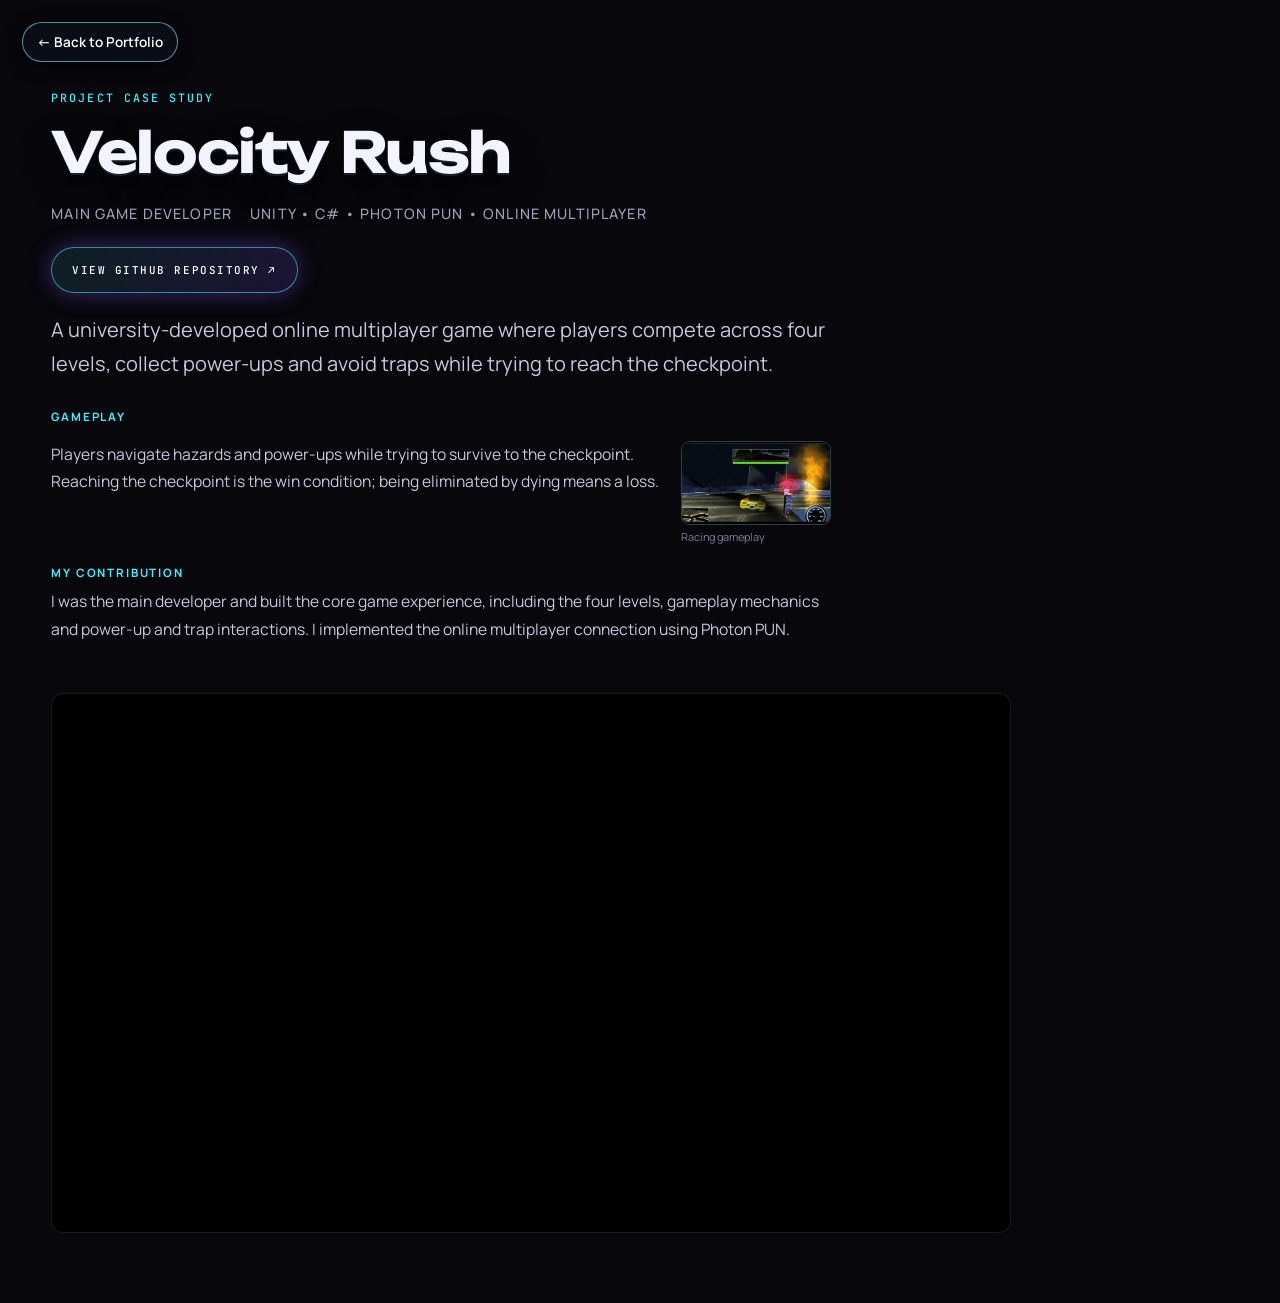
<file: velocity-rush.html>
<!doctype html><html><head><meta charset="utf-8"><meta name="viewport" content="width=device-width,initial-scale=1"><title>Velocity Rush — Mohammad Tahmidul Hasan</title><link rel="preconnect" href="https://fonts.googleapis.com"><link rel="preconnect" href="https://fonts.gstatic.com" crossorigin><link rel="stylesheet" href="https://fonts.googleapis.com/css2?family=JetBrains+Mono:wght@400;500&family=Manrope:wght@400;500;600;700&family=Unbounded:wght@500;700;800&display=swap"><link rel="stylesheet" href="tokens.css?v=noir-2"><link rel="stylesheet" href="styles.css?v=noir-1"></head><body><a class="back" href="index.html">← Back to Portfolio</a><main class="wrap project-hero"><div><div class="kicker">Project Case Study</div><h1>Velocity Rush</h1><div class="meta"><span>Main Game Developer</span><span>Unity • C# • Photon PUN • Online Multiplayer</span></div><div class="project-actions"><a href="https://github.com/mth996/VelocityRush" target="_blank" rel="noopener noreferrer">View GitHub Repository ↗</a></div><p class="description">A university-developed online multiplayer game where players compete across four levels, collect power-ups and avoid traps while trying to reach the checkpoint.</p><section class="case-study-details" aria-label="Project details"><div class="has-inline-still"><h2>Gameplay</h2><p>Players navigate hazards and power-ups while trying to survive to the checkpoint. Reaching the checkpoint is the win condition; being eliminated by dying means a loss.</p><figure class="case-study-inline-still"><img src="images/case-studies/velocity-rush-racing.jpg" alt="Yellow car racing through a night course" loading="lazy"><figcaption>Racing gameplay</figcaption></figure></div><div><h2>My contribution</h2><p>I was the main developer and built the core game experience, including the four levels, gameplay mechanics and power-up and trap interactions. I implemented the online multiplayer connection using Photon PUN.</p></div></section><div class="video-slot"><iframe src="https://www.youtube.com/embed/5Z8pJiyMPuk" title="Velocity Rush video" allow="accelerometer; autoplay; clipboard-write; encrypted-media; gyroscope; picture-in-picture; web-share" allowfullscreen></iframe></div></div></main><script src="archipelago-return.js?v=4" defer></script>
</body></html>
</file>
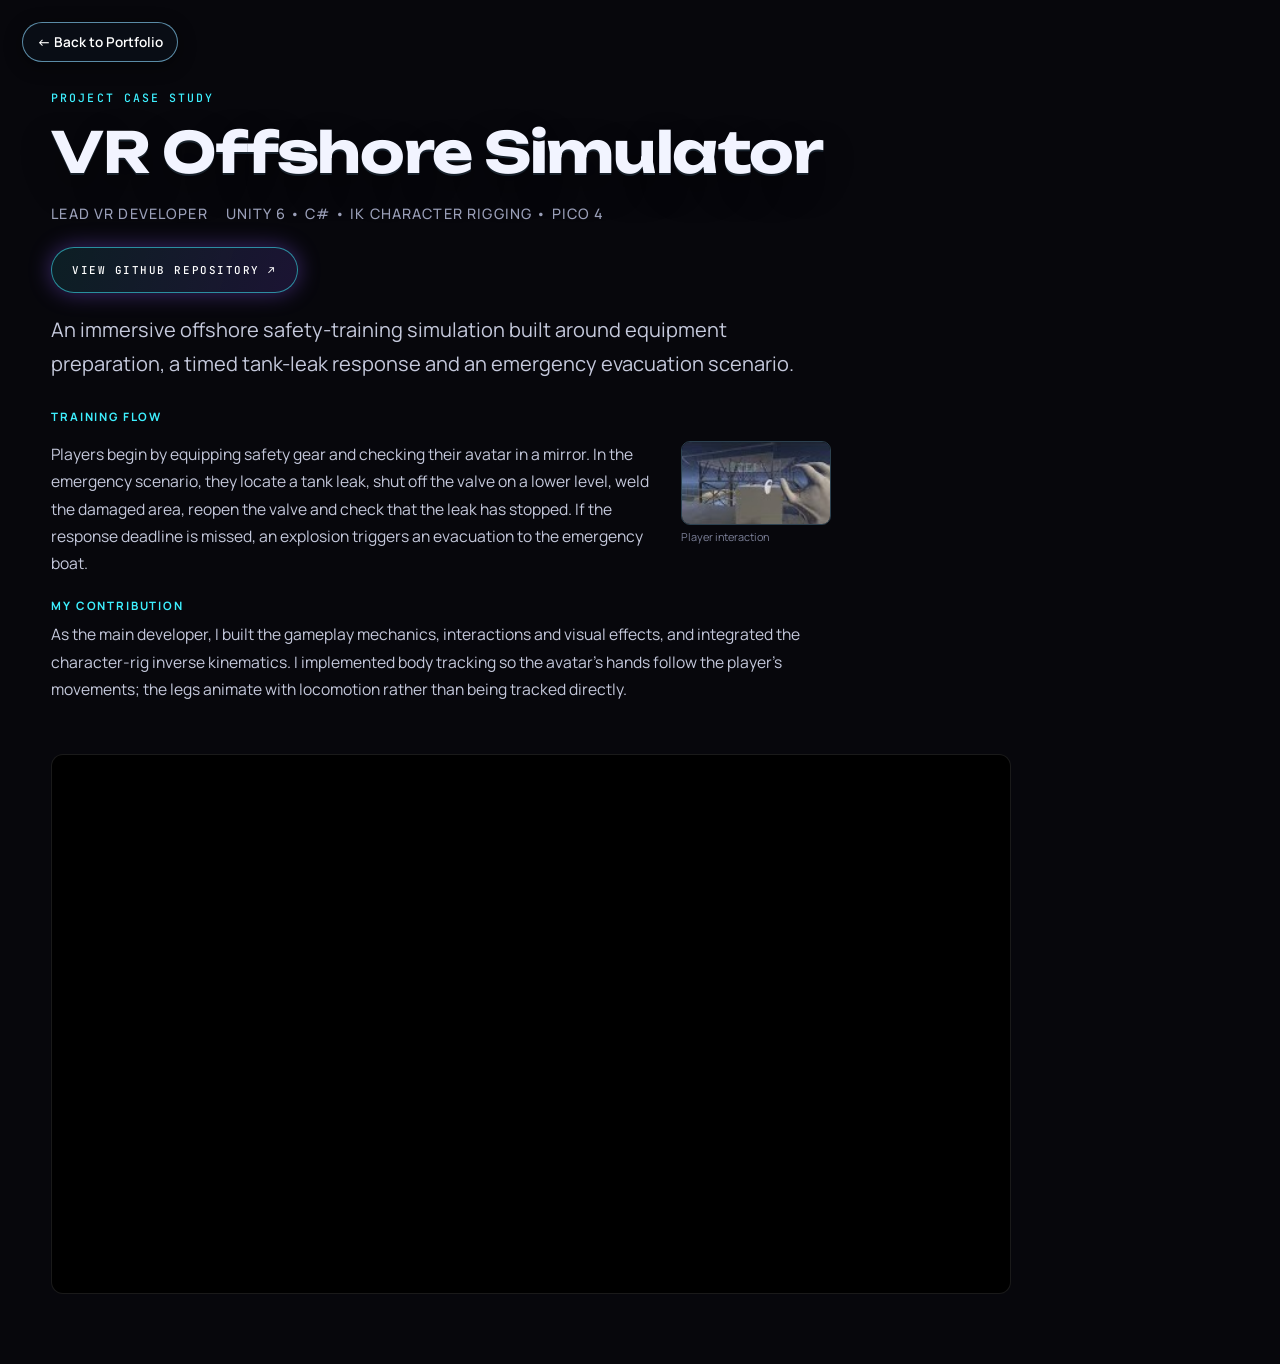
<file: vr-offshore.html>
<!doctype html><html><head><meta charset="utf-8"><meta name="viewport" content="width=device-width,initial-scale=1"><title>VR Offshore Simulator — Mohammad Tahmidul Hasan</title><link rel="preconnect" href="https://fonts.googleapis.com"><link rel="preconnect" href="https://fonts.gstatic.com" crossorigin><link rel="stylesheet" href="https://fonts.googleapis.com/css2?family=JetBrains+Mono:wght@400;500&family=Manrope:wght@400;500;600;700&family=Unbounded:wght@500;700;800&display=swap"><link rel="stylesheet" href="tokens.css?v=noir-2"><link rel="stylesheet" href="styles.css?v=noir-1"></head><body><a class="back" href="index.html">← Back to Portfolio</a><main class="wrap project-hero"><div><div class="kicker">Project Case Study</div><h1>VR Offshore Simulator</h1><div class="meta"><span>Lead VR Developer</span><span>Unity 6 • C# • IK Character Rigging • Pico 4</span></div><div class="project-actions"><a href="https://github.com/mth996/VR-Offshore-Simulator" target="_blank" rel="noopener noreferrer">View GitHub Repository ↗</a></div><p class="description">An immersive offshore safety-training simulation built around equipment preparation, a timed tank-leak response and an emergency evacuation scenario.</p><section class="case-study-details" aria-label="Project details"><div class="has-inline-still"><h2>Training flow</h2><p>Players begin by equipping safety gear and checking their avatar in a mirror. In the emergency scenario, they locate a tank leak, shut off the valve on a lower level, weld the damaged area, reopen the valve and check that the leak has stopped. If the response deadline is missed, an explosion triggers an evacuation to the emergency boat.</p><figure class="case-study-inline-still"><img src="images/case-studies/vr-offshore-frame.jpg" alt="Offshore VR platform interaction from the player perspective" loading="lazy"><figcaption>Player interaction</figcaption></figure></div><div><h2>My contribution</h2><p>As the main developer, I built the gameplay mechanics, interactions and visual effects, and integrated the character-rig inverse kinematics. I implemented body tracking so the avatar's hands follow the player's movements; the legs animate with locomotion rather than being tracked directly.</p></div></section><div class="video-slot"><iframe src="https://www.youtube.com/embed/33PDbYHwGKU" title="VR Offshore Simulator gameplay" allow="accelerometer; autoplay; clipboard-write; encrypted-media; gyroscope; picture-in-picture; web-share" allowfullscreen></iframe></div></div></main><script src="archipelago-return.js?v=4" defer></script>
</body></html>
</file>
<file: tokens.css>
/* Design tokens — "Neon Noir Cinema". Every page loads this before styles.css; change values here, not in components.
   Fonts (Unbounded, Manrope, JetBrains Mono) are loaded from Google Fonts in each page's <head>. */
:root{
  /* Surfaces: ink black, lifted slightly for cards */
  --bg:#07070c;
  --bg-home:#07070c;
  --surface:#0d0d16;
  --surface-poster:#07070c;
  --surface-raised:linear-gradient(135deg,rgba(22,22,36,.92),rgba(10,10,18,.94));
  --surface-raised-hover:linear-gradient(135deg,rgba(28,28,46,.98),rgba(12,12,22,.98));
  /* Glass: translucent ink over the 3D scene or imagery */
  --glass:rgba(7,7,12,.72);
  --glass-strong:rgba(7,7,12,.9);
  --glass-panel:linear-gradient(160deg,rgba(13,13,22,.78),rgba(7,7,12,.62));

  /* Text, brightest to faintest */
  --text-1:#f2f4ff;
  --text-2:#c5c9dc;
  --text-3:#9a9fb8;
  --text-4:#7d8199;
  --fg:var(--text-1);

  /* Lines */
  --line:#1a1a26;
  --line-soft:rgba(255,255,255,.1);
  --line-faint:rgba(255,255,255,.07);

  /* Neon: cyan, violet, magenta, plus a little amber for warmth */
  --accent:#3ef0ff;
  --accent-2:#8b5cff;
  --accent-2-light:#b49cff;
  --accent-3:#ff3d9a;
  --accent-warm:#ffb547;
  --grad-neon:linear-gradient(100deg,var(--accent) 0%,var(--accent-2) 50%,var(--accent-3) 100%);
  --grad-accent:linear-gradient(90deg,var(--accent),var(--accent-2));
  --grad-spectrum:linear-gradient(180deg,var(--accent),var(--accent-2),var(--accent-3));
  --glow-accent:rgba(62,240,255,.45);
  --glow-accent-2:rgba(139,92,255,.4);
  --glow-accent-3:rgba(255,61,154,.35);
  --spotlight:rgba(62,240,255,.11);
  --edge-accent:rgba(62,240,255,.55);
  --edge-accent-soft:rgba(62,240,255,.12);
  --text-glow:rgba(62,240,255,.22);
  --grid-line:rgba(62,240,255,.14);

  /* Pill buttons */
  --pill-border:rgba(62,240,255,.55);
  --pill-border-hover:var(--accent-3);
  --pill-bg:linear-gradient(110deg,rgba(62,240,255,.1),rgba(139,92,255,.16));
  --pill-bg-hover:linear-gradient(110deg,rgba(62,240,255,.22),rgba(255,61,154,.24));
  --focus-ring:var(--accent);

  /* Type */
  --font-body:"Manrope",system-ui,-apple-system,"Segoe UI",Roboto,Arial,sans-serif;
  --font-display:"Unbounded","Manrope",system-ui,sans-serif;
  --font-mono:"JetBrains Mono",ui-monospace,"SFMono-Regular",Consolas,monospace;
  --text-label:.72rem;
  --tracking-label:.14em;

  /* Motion */
  --ease-out:cubic-bezier(.16,1,.3,1);
  --ease-cinema:cubic-bezier(.7,0,.2,1);

  /* Shape and spacing */
  --wrap:min(1180px,92vw);
  --radius-card:16px;
  --radius-feature:20px;
  --radius-pill:999px;
  --space-section:clamp(78px,9vw,120px);
}
</file>
<file: styles.css>
/* Portfolio styles. Tokens live in tokens.css; homepage-only rules are scoped to body.home.
   Effect layers loaded after this file on the homepage: world-mode.css, scroll-exploration.css. */

/* ---------- Base ---------- */
*{box-sizing:border-box}
html{scroll-behavior:smooth}
body{
  margin:0;background:var(--bg);color:var(--fg);overflow-x:hidden;
  font-family:var(--font-body);-webkit-font-smoothing:antialiased;-moz-osx-font-smoothing:grayscale;
}
a{color:inherit;text-decoration:none}
.wrap{width:var(--wrap);margin:auto}
.kicker{color:var(--text-4);font-family:var(--font-mono);font-size:var(--text-label);font-weight:500;letter-spacing:.18em;text-transform:uppercase}
.visually-hidden{
  position:absolute;width:1px;height:1px;padding:0;margin:-1px;
  overflow:hidden;clip:rect(0,0,0,0);white-space:nowrap;border:0;
}

/* Pill links: case-study actions, footer social links */
.project-actions,.social-links{display:flex;flex-wrap:wrap;gap:12px;margin:24px 0 12px}
.project-actions a,.social-links a{
  display:inline-flex;align-items:center;min-height:46px;padding:0 20px;
  border:1px solid var(--pill-border);border-radius:var(--radius-pill);
  background:var(--pill-bg);color:#fff;
  font-family:var(--font-mono);font-size:.68rem;font-weight:500;letter-spacing:var(--tracking-label);text-transform:uppercase;
  box-shadow:0 0 22px var(--glow-accent-2);
  transition:background .2s ease,border-color .2s ease,box-shadow .2s ease,translate .2s ease,transform .45s var(--ease-out);
}
.project-actions a:hover,.social-links a:hover{
  background:var(--pill-bg-hover);border-color:var(--pill-border-hover);
  box-shadow:0 0 26px var(--glow-accent-3);translate:0 -2px;
}
.topbar a:focus-visible,.scroll-cue:focus-visible,.project-scene:focus-visible .scene-link,
.project-actions a:focus-visible,.social-links a:focus-visible,.back:focus-visible{outline:2px solid var(--focus-ring);outline-offset:4px}
@media(max-width:760px){
  .project-actions,.social-links{gap:10px}
  .project-actions a,.social-links a{min-height:44px}
}

/* ---------- Homepage background ---------- */
body.home{--bg:var(--bg-home);background:var(--bg-home);isolation:isolate}

/* ---------- Top bar ---------- */
.topbar{
  height:76px;display:grid;grid-template-columns:auto 1fr auto;align-items:center;column-gap:clamp(20px,3vw,48px);
  position:absolute;left:50%;transform:translateX(-50%);z-index:10;
  border-bottom:1px solid var(--line-faint);
}
.brand{font-family:var(--font-display);font-size:.74rem;font-weight:700;letter-spacing:.06em;white-space:nowrap}
.topbar nav{display:flex;justify-content:center;gap:clamp(16px,2.4vw,32px)}
.topbar nav a{
  position:relative;padding:6px 0;color:var(--text-2);
  font-family:var(--font-mono);font-size:.7rem;font-weight:500;letter-spacing:.12em;text-transform:uppercase;
  transition:color .2s ease;
}
.topbar nav a::after{
  content:"";position:absolute;left:0;right:0;bottom:0;height:1px;background:var(--grad-accent);
  transform:scaleX(0);transform-origin:left;transition:transform .35s var(--ease-out);
}
.topbar nav a:hover{color:var(--text-1)}
.topbar nav a:hover::after{transform:scaleX(1)}
@media(max-width:1000px){
  .topbar .brand{font-size:.66rem}
  .topbar nav{gap:14px}
  .topbar nav a{font-size:.64rem;letter-spacing:.08em}
}
@media(max-width:760px){
  .topbar{
    height:auto;min-height:82px;grid-template-columns:1fr auto;grid-template-areas:"brand cta" "nav nav";
    row-gap:10px;padding-top:10px;padding-bottom:8px;
  }
  .topbar .brand{grid-area:brand;font-size:.6rem;letter-spacing:.04em}
  .topbar nav{grid-area:nav;justify-content:space-between;gap:8px}
  .topbar nav a{font-size:.58rem;letter-spacing:.06em}
  .topbar nav a:nth-child(2){display:none}
}
@media(max-width:380px){
  .topbar .brand{font-size:.52rem}
  .topbar nav a{font-size:.53rem}
}

/* ---------- Hero ---------- */
.hero{
  --mx:50%;--my:42%;
  min-height:100vh;min-height:100svh;display:grid;align-items:center;position:relative;
  padding:120px 0 90px;overflow:hidden;isolation:isolate;
}
/* Backdrop: a neon grid floor receding to a hazy horizon, lit by a spotlight that follows the cursor */
.hero-backdrop{position:absolute;inset:0;z-index:-1;overflow:hidden;perspective:520px;perspective-origin:50% 38%}
.hero-floor{
  position:absolute;left:-60%;right:-60%;top:58%;height:110%;
  background-image:linear-gradient(var(--grid-line) 1px,transparent 1px),linear-gradient(90deg,var(--grid-line) 1px,transparent 1px);
  background-size:72px 72px;transform:rotateX(76deg);transform-origin:50% 0;
  mask-image:linear-gradient(to bottom,transparent 0%,black 18%,black 55%,transparent 92%);
}
.hero-horizon{
  position:absolute;left:0;right:0;top:44%;height:30%;
  background:
    radial-gradient(50% 60% at 50% 50%,var(--glow-accent-2),transparent 70%),
    radial-gradient(28% 40% at 32% 55%,var(--glow-accent-3),transparent 70%),
    radial-gradient(30% 40% at 70% 50%,var(--glow-accent),transparent 70%);
  filter:blur(40px);opacity:.5;
}
/* Viewfinder corners frame the shot */
.hero-frame{position:absolute;inset:100px clamp(14px,3vw,36px) clamp(18px,3vw,36px);z-index:1;pointer-events:none}
.hero-frame i{position:absolute;width:22px;height:22px;border:solid var(--text-4);border-width:0;opacity:.7}
.hero-frame i:nth-child(1){top:0;left:0;border-top-width:1px;border-left-width:1px}
.hero-frame i:nth-child(2){top:0;right:0;border-top-width:1px;border-right-width:1px}
.hero-frame i:nth-child(3){bottom:0;left:0;border-bottom-width:1px;border-left-width:1px}
.hero-frame i:nth-child(4){bottom:0;right:0;border-bottom-width:1px;border-right-width:1px}

.hero-content{position:relative;z-index:2;display:flex;flex-direction:column;align-items:center;text-align:center}
.hero-kicker{
  display:inline-flex;align-items:center;gap:14px;
  color:var(--accent);font-family:var(--font-mono);font-size:.74rem;font-weight:500;letter-spacing:.24em;
}
.hero-kicker::before,.hero-kicker::after{content:"";width:clamp(18px,4vw,44px);height:1px;background:currentColor;opacity:.6}

.hero-title{
  margin:.36em 0 .3em;color:var(--text-1);
  /* "Building Worlds" is 11.8em wide in Unbounded 800: cap the size so it always fits one line of .wrap */
  font-family:var(--font-display);font-size:min(7.4vw,6.1rem);font-weight:800;
  line-height:.98;letter-spacing:-.025em;text-transform:uppercase;
}
/* Each line rises from behind its own baseline; the clip opens up once the entrance ends so the glow isn't cut off */
.hero-line{display:block;padding:0 .06em .04em}
.hero-line__text{display:inline-block;text-wrap:balance;text-shadow:0 0 42px var(--text-glow)}
/* Second line: neon gradient with a projector-beam highlight that sweeps across */
.hero-line--accent .hero-line__text{
  color:transparent;text-shadow:none;
  background-image:linear-gradient(110deg,transparent 42%,rgba(255,255,255,.85) 50%,transparent 58%),var(--grad-neon);
  background-size:260% 100%,100% 100%;background-position:150% 0,0 0;background-repeat:no-repeat;
  -webkit-background-clip:text;background-clip:text;
  filter:drop-shadow(0 0 28px var(--glow-accent-2));
}
.hero-line--lead .hero-line__text{white-space:nowrap}
.hero-line--accent{margin-top:.04em;font-size:.86em}
.lead{max-width:700px;color:var(--text-2);line-height:1.75;font-size:1.08rem}
.hero .lead{max-width:640px;margin:0 auto;font-size:clamp(1rem,1.25vw,1.15rem);text-align:center;text-wrap:balance}
@media(max-width:760px){
  .hero{min-height:88vh;min-height:88svh;padding-top:130px}
  .hero-frame{display:none}
  .hero-floor{background-size:48px 48px}
  .hero-line--accent{font-size:.94em}
  .hero-kicker{font-size:.62rem;letter-spacing:.18em}
}

/* Entrance: lines rise out of their masks, then the beam sweeps the accent line */
@media(prefers-reduced-motion:no-preference){
  .hero-kicker{animation:hero-fade 1s var(--ease-out) .1s both}
  .hero-line{clip-path:inset(-60% -20% 0 -20%);animation:hero-unmask 1ms linear 1.8s both}
  .hero-line__text{animation:hero-rise 1.15s var(--ease-out) .25s both}
  .hero-line--accent .hero-line__text{
    animation:hero-rise 1.15s var(--ease-out) .5s both,hero-beam 2.2s var(--ease-cinema) 1.2s both,hero-beam 2.2s var(--ease-cinema) 9s infinite;
  }
  .hero .lead{animation:hero-fade 1s var(--ease-out) .85s both}
  .hero .scroll-cue{animation:hero-fade 1s var(--ease-out) 1.1s both}
  .hero-frame{animation:hero-frame 1.4s var(--ease-out) .2s both}
  .hero-backdrop{animation:hero-light 2s ease .05s both}
  .hero-floor{animation:hero-floor-drift 6s linear infinite}
}
@keyframes hero-rise{from{translate:0 108%}to{translate:0 0}}
@keyframes hero-unmask{to{clip-path:inset(-60% -20% -60% -20%)}}
@keyframes hero-fade{from{opacity:0;translate:0 14px}to{opacity:1;translate:0 0}}
@keyframes hero-beam{0%{background-position:150% 0,0 0}100%{background-position:-50% 0,0 0}}
@keyframes hero-frame{from{opacity:0;scale:1.04}to{opacity:1;scale:1}}
@keyframes hero-light{from{opacity:0}to{opacity:1}}
@keyframes hero-floor-drift{from{background-position:0 0,0 0}to{background-position:0 72px,0 0}}

/* Magnetic elements (script: home-fx.js sets --mag-x/--mag-y) */
[data-magnetic]{transform:translate(var(--mag-x,0px),var(--mag-y,0px));transition:transform .45s var(--ease-out)}

/* Scroll cue (mouse on desktop, finger on touch) */
.scroll-cue{
  display:flex;align-items:center;gap:14px;width:max-content;margin-top:44px;
  padding:9px 10px 9px 18px;border:1px solid var(--pill-border);border-radius:var(--radius-pill);
  background:var(--pill-bg);color:var(--text-1);
  font:500 .68rem/1 var(--font-mono);letter-spacing:.16em;text-transform:uppercase;
  box-shadow:0 0 0 1px var(--edge-accent-soft),0 8px 32px var(--glow-accent-2);
  transition:transform .45s var(--ease-out),border-color .25s ease,box-shadow .25s ease,background .25s ease;
}
.scroll-cue:hover{background:var(--pill-bg-hover);border-color:var(--pill-border-hover);box-shadow:0 10px 40px var(--glow-accent-3)}
.scroll-cue__mouse,.scroll-cue__finger{
  width:24px;height:38px;display:grid;place-items:start center;position:relative;
  border:1px solid var(--edge-accent);border-radius:14px;
  box-shadow:0 0 18px var(--glow-accent),inset 0 0 10px var(--edge-accent-soft);
}
.scroll-cue__mouse i{
  display:block;width:3px;height:8px;margin-top:8px;border-radius:4px;
  background:var(--accent);box-shadow:0 0 8px var(--accent);animation:scroll-wheel 1.2s ease-in-out infinite;
}
.scroll-cue__finger{display:none}
.scroll-cue__finger i{
  position:absolute;left:10px;top:19px;width:4px;height:9px;border-radius:4px;
  background:var(--accent);box-shadow:0 0 9px var(--accent);animation:scroll-swipe 1.25s cubic-bezier(.35,0,.4,1) infinite;
}
.scroll-cue__finger::after{
  content:"";position:absolute;left:8px;top:8px;width:8px;height:15px;
  border:1px solid var(--edge-accent);border-radius:6px;
}
@keyframes scroll-wheel{0%{transform:translateY(0);opacity:1}72%{transform:translateY(12px);opacity:.12}100%{transform:translateY(0);opacity:1}}
@keyframes scroll-swipe{0%,15%{transform:translateY(9px);opacity:.2}45%{opacity:1}85%,100%{transform:translateY(-11px);opacity:.25}}
@media(hover:none),(pointer:coarse){
  .scroll-cue__mouse{display:none}
  .scroll-cue__finger{display:block}
}
@media(max-width:760px){
  .scroll-cue{margin-top:34px;font-size:.6rem}
}
@media(prefers-reduced-motion:reduce){
  .scroll-cue__mouse i,.scroll-cue__finger i{animation:none}
  .scroll-cue__finger i{top:12px}
}

/* ---------- Section headings ---------- */
.section-title,.footer-title{
  margin:0;color:var(--text-1);
  font-family:var(--font-display);font-size:clamp(2.3rem,6vw,5.4rem);font-weight:800;
  line-height:.98;letter-spacing:-.025em;text-transform:uppercase;
}
.title-line{display:block;padding:0 .04em .04em}
.title-line>span{display:inline-block}
/* Neon gradient word, matching the hero accent line */
.grad{
  display:inline-block;color:transparent;
  background-image:var(--grad-neon);-webkit-background-clip:text;background-clip:text;
  filter:drop-shadow(0 0 24px var(--glow-accent-2));
}
/* Kickers on dark sections: cyan HUD label with a leading hairline */
body.home main>section:not(.hero) .kicker,body.home .footer .kicker{
  display:inline-flex;align-items:center;gap:12px;
  color:var(--accent);font-family:var(--font-mono);font-weight:500;letter-spacing:.2em;
}
body.home main>section:not(.hero) .kicker::before,body.home .footer .kicker::before{content:"";width:28px;height:1px;background:currentColor;opacity:.6}

/* Section seams: a soft hairline that fades out at both ends */
.showcase,.profile-section,.journey-section,.papers-section,.footer{position:relative}
.showcase::before,.profile-section::before,.journey-section::before,.papers-section::before,.footer::before{
  content:"";position:absolute;top:0;left:50%;width:min(1180px,92vw);height:1px;translate:-50% 0;
  background:linear-gradient(90deg,transparent,var(--line-soft) 20%,var(--line-soft) 80%,transparent);
}

/* ---------- Projects ---------- */
.showcase-head{
  position:relative;z-index:2;display:flex;flex-direction:column;align-items:center;gap:22px;
  padding:var(--space-section) 0 calc(var(--space-section)*.6);text-align:center;
}
.showcase-head::after{
  content:"XR / REAL-TIME / INTERACTION";position:absolute;right:0;bottom:calc(var(--space-section)*.6 - 6px);
  color:var(--accent-2-light);font-family:var(--font-mono);font-size:.62rem;letter-spacing:.2em;opacity:.7;
}
.showcase-head p{max-width:620px;margin:0;color:var(--text-3);font-size:clamp(1rem,1.2vw,1.1rem);line-height:1.7;text-wrap:balance}
@media(max-width:760px){
  .showcase-head::after{display:none}
}

body.home .project-library{
  display:grid;grid-template-columns:repeat(2,minmax(0,1fr));gap:24px;
  width:var(--wrap);margin:0 auto;padding:0 0 var(--space-section);
}

/* Card shell */
body.home .project-library .project-scene{
  --card-x:50%;--card-y:50%;
  display:block;position:relative;isolation:isolate;min-width:0;overflow:hidden;
  border:1px solid var(--line-soft);border-radius:var(--radius-card);background:var(--surface);
  transition:border-color .35s ease,box-shadow .45s var(--ease-out),translate .45s var(--ease-out),background .45s ease;
}
body.home .project-library .project-scene:hover{translate:0 -4px;border-color:transparent;box-shadow:0 24px 60px -24px var(--glow-accent-2)}
body.home .project-library .project-featured{grid-column:1/-1;border-radius:var(--radius-feature);margin-bottom:8px}
body.home .project-scene:focus-visible{outline:2px solid var(--focus-ring);outline-offset:3px}
/* Glow layer; its colour and scroll-driven opacity come from world-mode.css */
body.home .project-scene::before{content:"";position:absolute;inset:0;pointer-events:none}
body.home .project-scene:hover::before{opacity:1}
/* Neon edge that follows the cursor (home-fx.js sets --card-x/--card-y) */
body.home .project-scene::after,.journey-card::after,.paper-card::after{
  content:"";position:absolute;inset:0;z-index:4;padding:1px;border-radius:inherit;pointer-events:none;
  background:radial-gradient(320px circle at var(--card-x,50%) var(--card-y,50%),var(--accent),var(--accent-2) 35%,var(--accent-3) 55%,transparent 75%);
  -webkit-mask:linear-gradient(#000 0 0) content-box,linear-gradient(#000 0 0);-webkit-mask-composite:xor;
  mask:linear-gradient(#000 0 0) content-box exclude,linear-gradient(#000 0 0);
  opacity:0;transition:opacity .35s ease;
}
body.home .project-scene:hover::after,.journey-card:hover::after,.paper-card:hover::after{opacity:1}

.scene-inner{position:relative;z-index:2}
body.home .project-library .project-featured .scene-inner{
  display:grid;grid-template-columns:auto minmax(260px,.85fr) 1.15fr;gap:clamp(24px,3.5vw,48px);align-items:center;
  width:100%;min-height:0;margin:0;padding:clamp(28px,4.5vw,56px);
}
body.home .project-library .project-scene:not(.project-featured) .scene-inner{
  display:flex;flex-direction:column;align-items:stretch;gap:0;width:100%;min-height:0;margin:0;padding:0;
}

/* Number: outlined display numeral on the featured card, HUD badge on the rest */
.scene-num{
  align-self:start;color:transparent;-webkit-text-stroke:1px var(--text-4);
  font:800 clamp(2.4rem,5vw,4.6rem)/.9 var(--font-display);letter-spacing:-.04em;
  transition:-webkit-text-stroke-color .35s ease,translate .45s var(--ease-out);
}
body.home .project-scene:hover .scene-num{-webkit-text-stroke-color:var(--accent);translate:0 4px}
body.home .project-library .project-scene:not(.project-featured) .scene-num{
  position:absolute;z-index:3;top:16px;left:16px;padding:7px 10px;
  border:1px solid var(--line-soft);border-radius:var(--radius-pill);
  background:var(--glass);backdrop-filter:blur(8px);-webkit-text-stroke:0;color:var(--text-1);
  font:500 .66rem var(--font-mono);letter-spacing:.14em;
}

/* Copy */
.scene-tags{
  display:inline-flex;align-items:center;gap:10px;margin-bottom:14px;
  color:var(--text-3);font-family:var(--font-mono);font-size:.66rem;font-weight:500;letter-spacing:var(--tracking-label);text-transform:uppercase;
}
.scene-tags::before{content:"";width:18px;height:1px;background:var(--grad-accent)}
.scene-copy h3{
  max-width:100%;margin:0 0 16px;color:var(--text-1);
  font-family:var(--font-display);font-size:clamp(1.15rem,1.75vw,1.65rem);font-weight:700;
  line-height:1.12;letter-spacing:-.01em;text-transform:uppercase;
  transition:color .35s ease;
}
body.home .project-library .project-featured .scene-copy h3{font-size:clamp(1.5rem,2.8vw,2.6rem);line-height:1.04;letter-spacing:-.02em}
.scene-copy p{max-width:540px;margin:0;color:var(--text-3);font-size:1rem;line-height:1.65}
.scene-link{
  position:relative;display:inline-flex;align-items:center;gap:8px;margin-top:20px;padding:11px 16px;
  border:1px solid var(--pill-border);border-radius:var(--radius-pill);
  background:var(--pill-bg);color:var(--text-1);
  font-family:var(--font-mono);font-size:.66rem;font-weight:500;letter-spacing:.14em;text-transform:uppercase;
  transition:background .25s ease,border-color .25s ease,box-shadow .25s ease,translate .35s var(--ease-out);
}
body.home .project-scene:hover .scene-link,body.home .project-scene:focus-visible .scene-link{
  background:var(--pill-bg-hover);border-color:var(--pill-border-hover);box-shadow:0 0 24px var(--glow-accent-3);translate:4px 0;
}
body.home .project-library .project-scene:not(.project-featured) .scene-copy{order:2;min-width:0;padding:22px 24px 26px}

/* Artwork */
.scene-art{
  position:relative;overflow:hidden;aspect-ratio:16/10;
  border:1px solid var(--line-soft);border-radius:12px;background:var(--surface);
}
.scene-art img{position:absolute;inset:0;display:block;width:100%;height:100%;object-fit:cover;transition:scale .9s var(--ease-out)}
body.home .project-scene:hover .scene-art img{scale:1.05}
.scene-art i{display:none}
.scene-art span{
  position:absolute;left:16px;bottom:16px;z-index:2;padding:7px 10px;border-radius:6px;
  background:var(--glass);backdrop-filter:blur(6px);
  color:var(--text-2);font-family:var(--font-mono);font-size:.62rem;letter-spacing:.14em;text-transform:uppercase;
}
body.home .project-scene:hover .scene-art{border-color:var(--pill-border)}
body.home .project-library .project-scene:not(.project-featured) .scene-art{
  order:1;width:100%;aspect-ratio:16/9;border:0;border-bottom:1px solid var(--line-faint);border-radius:0;transform:none;
}
body.home .project-library .project-scene:not(.project-featured) .scene-art span{display:none}

/* Poster pair (Traces of the White Soul, In the Dark): full artwork on ink */
body.home .project-library .project-scene.project-scene--poster .scene-art{aspect-ratio:3/4;background:var(--surface-poster)}
body.home .project-library .project-scene.project-scene--poster .scene-art img{object-fit:contain;background:var(--surface-poster)}

@media(max-width:760px){
  body.home .project-library{grid-template-columns:1fr;gap:18px}
  body.home .project-library .project-featured{grid-column:auto;margin-bottom:0}
  body.home .project-library .project-featured .scene-inner{grid-template-columns:auto 1fr;gap:16px;padding:24px 20px}
  body.home .project-library .project-featured .scene-art{grid-column:1/-1}
  .scene-num{font-size:2.4rem}
  body.home .project-library .project-scene:not(.project-featured) .scene-copy{padding:20px 20px 22px}
}

/* ---------- Profile ---------- */
.profile-section{padding:var(--space-section) 0}
.profile-grid{position:relative;z-index:2;display:grid;grid-template-columns:1fr 1fr;gap:clamp(40px,6vw,96px);align-items:center}
.profile-section .kicker{margin-bottom:26px}
.profile-section .section-title{font-size:clamp(2.6rem,6.4vw,6rem);line-height:.95}
.profile-copy{color:var(--text-3);font-size:1.05rem;line-height:1.8}
.profile-copy>p:first-child{margin-top:0;color:var(--text-1);font-size:clamp(1.15rem,1.6vw,1.4rem);line-height:1.6}
.skill-line{display:flex;flex-wrap:wrap;gap:8px;margin:32px 0 0;padding:0;list-style:none}
.skill-line li{
  padding:8px 12px;border:1px solid var(--line-soft);border-radius:var(--radius-pill);
  color:var(--text-2);font-family:var(--font-mono);font-size:.7rem;letter-spacing:.06em;
  transition:border-color .25s ease,color .25s ease,box-shadow .25s ease;
}
.skill-line li:hover{border-color:var(--pill-border);color:var(--text-1);box-shadow:0 0 18px var(--glow-accent)}
@media(max-width:760px){
  .profile-grid{grid-template-columns:1fr}
}

/* ---------- Experience & education ---------- */
.journey-section{padding:var(--space-section) 0}
.journey-head{position:relative;z-index:2;display:flex;flex-direction:column;align-items:center;gap:22px;margin:0 auto 56px;text-align:center}
.journey-head .section-title{font-size:clamp(1.7rem,4.8vw,4.4rem)}
.journey-head p{max-width:620px;margin:0;color:var(--text-3);font-size:1.05rem;line-height:1.7;text-wrap:balance}
.journey-column--experience{margin-bottom:48px}
.journey-column-title{
  display:flex;align-items:center;gap:14px;margin:0 0 18px;color:var(--text-1);
  font-family:var(--font-display);font-size:1rem;font-weight:700;letter-spacing:.04em;text-transform:uppercase;
}
.journey-column-title::after{content:"";flex:1;height:1px;background:linear-gradient(90deg,var(--line-soft),transparent)}
.journey-list{display:grid;grid-template-columns:repeat(2,minmax(0,1fr));gap:16px}
.journey-card{
  --card-x:50%;--card-y:50%;
  position:relative;overflow:hidden;padding:26px;
  border:1px solid var(--line-soft);border-radius:var(--radius-card);background:var(--surface);
  transition:border-color .3s ease,translate .45s var(--ease-out),box-shadow .45s var(--ease-out);
}
.journey-card::before{content:"";position:absolute;inset:0 auto 0 0;width:2px;background:var(--grad-spectrum);opacity:.8}
.journey-card:hover{translate:0 -3px;border-color:transparent;box-shadow:0 20px 50px -24px var(--glow-accent-2)}
.journey-meta{
  display:flex;align-items:center;justify-content:space-between;flex-wrap:wrap;gap:10px;
  color:var(--accent);font-family:var(--font-mono);font-size:.66rem;font-weight:500;letter-spacing:.12em;text-transform:uppercase;
}
.journey-type{color:var(--accent-2-light)}
.journey-role{margin:18px 0 6px;color:var(--text-1);font-family:var(--font-display);font-size:clamp(1.05rem,1.45vw,1.3rem);font-weight:700;line-height:1.25;letter-spacing:-.01em}
.journey-org{color:var(--text-2);font-size:.92rem;font-weight:600;line-height:1.5}
.journey-card p{margin:12px 0 0;color:var(--text-3);font-size:.95rem;line-height:1.7}
@media(max-width:760px){
  .journey-list{grid-template-columns:1fr}
  .journey-card{padding:22px 20px}
}
@media(prefers-reduced-motion:reduce){
  .journey-card,.paper-card,body.home .project-library .project-scene{transition:none}
  .journey-card:hover,.paper-card:hover,body.home .project-library .project-scene:hover{translate:none}
}

/* ---------- Publications ---------- */
.papers-section{padding:var(--space-section) 0}
.papers-head{position:relative;z-index:2;display:flex;flex-direction:column;align-items:center;gap:22px;padding:0 0 48px;text-align:center}
.papers-head p{max-width:620px;margin:0;color:var(--text-3);line-height:1.7;font-size:1.05rem;text-wrap:balance}
.papers-list{display:grid;gap:14px}
.paper-card{
  --card-x:50%;--card-y:50%;
  position:relative;display:grid;grid-template-columns:120px minmax(0,1fr);gap:28px;padding:30px 32px;
  border:1px solid var(--line-soft);border-radius:var(--radius-card);background:var(--surface);
  transition:border-color .3s ease,translate .45s var(--ease-out),box-shadow .45s var(--ease-out);
}
.paper-card:hover{translate:0 -3px;border-color:transparent;box-shadow:0 20px 50px -24px var(--glow-accent-2)}
.paper-year{
  color:transparent;-webkit-text-stroke:1px var(--text-4);
  font-family:var(--font-display);font-size:2.4rem;font-weight:800;line-height:1;letter-spacing:-.03em;
  transition:-webkit-text-stroke-color .3s ease;
}
.paper-card:hover .paper-year{-webkit-text-stroke-color:var(--accent)}
.paper-venue{margin-bottom:12px;color:var(--text-4);font-family:var(--font-mono);font-size:.66rem;line-height:1.6;letter-spacing:.08em;text-transform:uppercase}
.paper-content h3{margin:0;font-size:clamp(1.12rem,1.8vw,1.42rem);font-weight:700;line-height:1.35;letter-spacing:-.01em}
.paper-title{color:var(--text-1);transition:color .2s ease}
.paper-title:hover{color:var(--accent)}
.paper-content p{margin:10px 0 0;color:var(--text-3);font-size:.92rem;line-height:1.65}
.paper-links{display:flex;flex-wrap:wrap;gap:10px;margin-top:20px}
.paper-links a{
  display:inline-flex;align-items:center;padding:9px 14px;
  border:1px solid var(--line-soft);border-radius:var(--radius-pill);
  color:var(--text-1);font-family:var(--font-mono);font-size:.66rem;font-weight:500;letter-spacing:.1em;text-transform:uppercase;
  transition:color .2s ease,border-color .2s ease,background .2s ease,box-shadow .2s ease;
}
.paper-links a:hover{color:#fff;border-color:var(--pill-border-hover);background:var(--pill-bg-hover);box-shadow:0 0 22px var(--glow-accent-3)}
@media(max-width:760px){
  .paper-card{grid-template-columns:1fr;gap:10px;padding:24px 20px}
  .paper-year{font-size:1.6rem}
}

/* ---------- Footer ---------- */
.footer{padding:var(--space-section) 0 calc(var(--space-section)*.8);color:var(--text-3);overflow:hidden}
/* Horizon glow bookends the page, echoing the hero */
.footer::after{
  content:"";position:absolute;left:50%;bottom:-160px;width:min(1100px,120vw);height:320px;translate:-50% 0;z-index:0;pointer-events:none;
  background:
    radial-gradient(50% 50% at 50% 50%,var(--glow-accent-2),transparent 70%),
    radial-gradient(30% 40% at 30% 50%,var(--glow-accent-3),transparent 70%),
    radial-gradient(30% 40% at 72% 50%,var(--glow-accent),transparent 70%);
  filter:blur(50px);opacity:.45;
}
.footer-grid{position:relative;z-index:2;display:grid;grid-template-columns:1.3fr .7fr;gap:clamp(32px,5vw,72px);align-items:end}
.footer .kicker{margin-bottom:22px}
.footer-title{font-size:clamp(2.6rem,7vw,6.4rem);line-height:.95}
.footer-email{
  display:inline-block;color:var(--text-1);
  font-family:var(--font-display);font-size:clamp(1rem,1.8vw,1.35rem);font-weight:700;letter-spacing:-.01em;
  background:var(--grad-neon) left bottom/0 1px no-repeat;padding-bottom:6px;
  transition:background-size .45s var(--ease-out),color .2s ease,transform .45s var(--ease-out);
}
.footer-email:hover{color:#fff;background-size:100% 1px}
.footer-grid p{margin:14px 0 0;color:var(--text-3);font-family:var(--font-mono);font-size:.74rem;letter-spacing:.06em}
@media(max-width:760px){
  .footer-grid{grid-template-columns:1fr}
}

/* ---------- Homepage motion: scroll reveals and the cursor glow ---------- */
/* Section titles rise line by line when their block scrolls in (world-mode.js toggles .world-entered) */
.world-motion-ready body.home .world-reveal .title-line{clip-path:inset(-50% -10% 0 -10%);transition:clip-path 0s linear 1.4s}
.world-motion-ready body.home .world-reveal .title-line>span{translate:0 108%;transition:translate 1.05s var(--ease-out)}
.world-motion-ready body.home .world-reveal .title-line:nth-child(2)>span{transition-delay:.1s}
.world-motion-ready body.home .world-reveal .title-line:nth-child(3)>span{transition-delay:.2s}
.world-motion-ready body.home .world-reveal.world-entered .title-line{clip-path:inset(-50% -10% -50% -10%)}
.world-motion-ready body.home .world-reveal.world-entered .title-line>span{translate:0 0}
/* Cards in a row arrive slightly after each other */
.world-motion-ready body.home .project-library .project-scene:nth-child(odd):not(.project-featured),
.world-motion-ready body.home .journey-card:nth-child(even),
.world-motion-ready body.home .paper-card:nth-child(even){transition-delay:.08s,.08s,0s,0s,0s,0s}

/* Soft light that follows the cursor across the whole page (home-fx.js sets --cx/--cy) */
.cursor-glow{
  position:fixed;inset:0;z-index:1;pointer-events:none;opacity:0;transition:opacity .6s ease;
  background:radial-gradient(520px circle at var(--cx,50%) var(--cy,40%),var(--spotlight),transparent 65%);
}
.has-cursor-glow .cursor-glow{opacity:1}
body.home.is-archipelago .cursor-glow{display:none}

/* ---------- Case-study pages ---------- */
.back{
  position:fixed;top:22px;left:22px;z-index:5;padding:10px 14px;
  border:1px solid rgba(141,216,255,.62);border-radius:var(--radius-pill);
  background:rgba(10,14,22,.96);color:#fff;font-size:.85rem;font-weight:600;
  box-shadow:0 4px 18px rgba(0,0,0,.45);transition:background .2s,border-color .2s,box-shadow .2s;
}
.back:hover{background:rgba(18,26,40,.98);border-color:var(--pill-border-hover);box-shadow:0 6px 24px rgba(127,83,232,.2)}
.project-hero{min-height:100vh;display:grid;align-content:center;padding:90px 0 50px}
.project-hero .kicker{margin-bottom:18px;color:var(--accent)}
.project-hero h1{
  max-width:900px;margin:.16em 0;color:var(--text-1);
  font-family:var(--font-display);font-size:clamp(2.2rem,4.4vw,4.1rem);font-weight:700;
  line-height:1.05;letter-spacing:-.025em;
  text-shadow:0 2px 0 rgba(141,216,255,.14),0 14px 34px rgba(0,0,0,.42);
}
.project-hero h1::selection{background:rgba(141,216,255,.25)}
.meta{display:flex;flex-wrap:wrap;gap:18px;margin-top:22px;color:var(--text-3);font-size:.9rem;font-weight:500;letter-spacing:.08em;text-transform:uppercase}
.description{max-width:780px;font-size:1.25rem;line-height:1.7;color:var(--text-2)}
.case-study-details{display:grid;gap:20px;width:min(100%,780px);margin:28px 0 0}
.case-study-details h2{margin:0 0 8px;color:var(--accent);font-size:var(--text-label);font-weight:700;letter-spacing:.16em;line-height:1.35;text-transform:uppercase}
.case-study-details p{margin:0;color:var(--text-2);font-size:.98rem;line-height:1.75}
.case-study-details .has-inline-still{display:grid;grid-template-columns:minmax(0,1fr) 150px;gap:8px 18px;align-items:start}
.case-study-details .has-inline-still h2{grid-column:1/-1}
.case-study-details .has-inline-still p{grid-column:1}
.case-study-inline-still{grid-column:2;grid-row:2;width:150px;margin:0}
.case-study-inline-still img{display:block;width:100%;height:auto;aspect-ratio:16/9;object-fit:cover;border:1px solid rgba(141,216,255,.28);border-radius:9px}
.case-study-inline-still figcaption{margin-top:5px;color:var(--text-4);font-size:.68rem;line-height:1.35}
.video-slot{margin:50px 0 20px;width:min(100%,960px);aspect-ratio:16/9;border:1px solid var(--line-soft);border-radius:12px;background:#000;overflow:hidden}
.video-slot iframe,.video-slot video{display:block;width:100%;height:100%;border:0;object-fit:contain}
@media(max-width:760px){
  .project-hero{padding-top:110px}
  .project-hero h1{max-width:100%;font-size:clamp(2.05rem,8vw,3rem)}
  .case-study-details{gap:17px;margin-top:22px}
  .case-study-details p{font-size:.91rem}
}
@media(max-width:600px){
  .case-study-details .has-inline-still{grid-template-columns:1fr}
  .case-study-details .has-inline-still h2,.case-study-details .has-inline-still p,.case-study-inline-still{grid-column:1}
  .case-study-inline-still{grid-row:auto;width:136px;justify-self:end}
}
</file>
<file: world-mode.css>
/* World atmosphere: hue-shifting backdrop, progress bar, scroll reveal, card tilt and glow.
   Base colours and layout live in styles.css. */
:root{--world-hue:194;--route-progress:0}
body.home::before{
  content:"";
  position:fixed;
  inset:0;
  z-index:0;
  pointer-events:none;
  opacity:.28;
  mask-image:linear-gradient(to bottom,black,transparent 82%);
  background:
    radial-gradient(ellipse at 14% 17%,hsla(var(--world-hue),100%,66%,.30),transparent 38%),
    radial-gradient(ellipse at 86% 72%,hsla(calc(var(--world-hue) + 70),100%,68%,.27),transparent 38%),
    radial-gradient(ellipse at 52% 48%,var(--glow-accent-2),transparent 58%),
    linear-gradient(145deg,var(--surface) 0%,var(--bg) 48%,var(--surface) 100%);
  transition:background 1.1s ease;
}
body.home>header.topbar{position:absolute;z-index:30}
body.home>main,body.home>footer{position:relative;z-index:2}
.world-atmosphere{
  position:fixed;inset:0;width:100%;height:100%;z-index:1;
  pointer-events:none;opacity:.66;
}
.world-progress-track{
  position:fixed;z-index:120;top:0;left:0;width:100%;height:2px;
  background:rgba(255,255,255,.045);pointer-events:none;
}
.world-progress-fill{
  display:block;width:100%;height:100%;transform:scaleX(var(--route-progress,0));
  transform-origin:left center;
  background:linear-gradient(90deg,#48d9ee,#8b7cff 58%,#f09cf2);
  box-shadow:0 0 16px rgba(92,211,255,.62);
}
body.home .project-scene{transition:background .45s ease,border-color .4s ease}
body.home .project-scene:nth-child(6n+1){--portal-hue:190}
body.home .project-scene:nth-child(6n+2){--portal-hue:265}
body.home .project-scene:nth-child(6n+3){--portal-hue:34}
body.home .project-scene:nth-child(6n+4){--portal-hue:207}
body.home .project-scene:nth-child(6n+5){--portal-hue:324}
body.home .project-scene:nth-child(6n){--portal-hue:154}
body.home .project-scene:hover{
  background:radial-gradient(ellipse at 88% 50%,hsla(var(--portal-hue,194),92%,58%,.1),transparent 45%),var(--surface);
}
body.home .scene-art{
  transform-style:preserve-3d;
  transition:transform .46s cubic-bezier(.2,.75,.25,1),border-color .35s ease,box-shadow .35s ease;
}
body.home .project-library .project-scene:hover .scene-art{
  transform:perspective(1100px) rotateX(var(--tilt-x,0deg)) rotateY(var(--tilt-y,0deg)) scale(1.025);
}
body.home .project-library .scene-art:has(img)::after{
  content:"";display:block;position:absolute;inset:0;top:0;left:0;right:0;bottom:0;
  width:auto;height:auto;z-index:1;pointer-events:none;
  background:
    radial-gradient(circle at var(--pointer-x,72%) var(--pointer-y,38%),rgba(110,218,255,.2),transparent 43%),
    linear-gradient(118deg,transparent 34%,rgba(255,255,255,.12) 50%,transparent 66%);
  opacity:0;transition:opacity .4s ease;
}
body.home .project-library .project-scene:hover .scene-art:has(img)::after{opacity:1}
.world-motion-ready body.home .world-reveal{
  opacity:0;transform:translateY(32px);
  /* Reveal uses opacity/transform; the rest keeps the cards' own hover transitions working */
  transition:opacity .8s ease,transform .9s var(--ease-out),translate .45s var(--ease-out),box-shadow .45s var(--ease-out),border-color .35s ease,background .45s ease;
}
.world-motion-ready body.home .world-reveal.world-entered{
  opacity:1;transform:none;
}
body.home .world-reveal{position:relative}
@media(max-width:760px){
  body.home::before{
    background:
      radial-gradient(ellipse at 10% 16%,hsla(var(--world-hue),100%,65%,.24),transparent 42%),
      radial-gradient(ellipse at 90% 70%,hsla(calc(var(--world-hue) + 74),100%,66%,.21),transparent 38%),
      linear-gradient(145deg,var(--surface) 0%,var(--bg) 52%,var(--surface) 100%);
  }
  .world-atmosphere{opacity:.42}
  body.home .scene-art{transform:none!important}
}
@media(prefers-reduced-motion:reduce){
  html{scroll-behavior:auto}
  body.home::before{transition:none}
  .world-progress-fill{transition:none}
  .world-motion-ready body.home .world-reveal{opacity:1;transform:none;transition:none}
  body.home .project-library .project-scene:hover .scene-art{transform:none}
}

/* Scroll focus puts a soft moving VFX glow on the current portfolio stop. */
body.home .project-scene:before{
  opacity:var(--scroll-focus,0);
  background:
    radial-gradient(ellipse at 82% 52%,hsla(var(--portal-hue,194),100%,68%,.24),transparent 54%),
    linear-gradient(115deg,transparent 34%,rgba(129,219,255,.11) 49%,transparent 64%);
  transition:opacity .18s linear;
}
body.home .project-scene.world-entered .scene-art{
  box-shadow:0 0 38px hsla(var(--portal-hue,194),92%,60%,.08);
}
@media(prefers-reduced-motion:reduce){body.home .project-scene:before{transition:none}}

.world-motion-ready body.home[data-scroll-direction="up"] .world-reveal:not(.world-entered){transform:translateY(-24px)}
.world-motion-ready body.home[data-scroll-direction="down"] .world-reveal:not(.world-entered){transform:translateY(24px)}
</file>
<file: scroll-exploration.css>
/* Optional 3D journey (scroll-exploration.js). The regular portfolio stays the default. */

/* ---------- Entry button (top bar), exit button while the journey is open ---------- */
#archipelago-toggle{
  display:inline-flex;align-items:center;justify-content:center;gap:9px;
  min-height:40px;padding:0 16px;border:1px solid var(--pill-border);
  border-radius:var(--radius-pill);background:var(--pill-bg);color:var(--text-1);
  font:500 .66rem/1 var(--font-mono);letter-spacing:.12em;text-transform:uppercase;white-space:nowrap;
  cursor:pointer;box-shadow:0 0 24px var(--glow-accent-2);
  transition:background .25s ease,border-color .25s ease,transform .45s var(--ease-out),box-shadow .25s ease;
}
#archipelago-toggle:hover{border-color:var(--pill-border-hover);background:var(--pill-bg-hover);box-shadow:0 0 30px var(--glow-accent-3)}
#archipelago-toggle:focus-visible{outline:2px solid var(--focus-ring);outline-offset:4px}
#archipelago-toggle:disabled{cursor:progress;opacity:.75}
#archipelago-toggle::before{content:"";width:6px;height:6px;border-radius:50%;background:var(--accent-3);box-shadow:0 0 10px var(--accent-3);animation:toggle-rec 1.6s ease-in-out infinite}
@keyframes toggle-rec{50%{opacity:.35}}
@media(max-width:900px){
  #archipelago-toggle{padding:0 11px;letter-spacing:.09em}
}
@media(max-width:760px){
  #archipelago-toggle{grid-area:cta;min-height:36px;padding:0 10px;font-size:.56rem;letter-spacing:.08em}
}
@media(max-width:380px){
  #archipelago-toggle{min-height:34px;padding:0 8px;font-size:.51rem}
}
body.home.is-archipelago #archipelago-toggle{position:fixed;top:18px;right:max(4vw,calc((100vw - 1180px)/2));z-index:130}
@media(max-width:760px){
  body.home.is-archipelago #archipelago-toggle{top:14px;right:16px}
}

/* ---------- Canvas and page hand-off ---------- */
#archipelago-canvas{
  position:fixed;inset:0;width:100%;height:100%;z-index:1;pointer-events:none;
  opacity:0;visibility:hidden;transition:opacity .8s ease,visibility .8s ease;
}
body.home.is-archipelago #archipelago-canvas{opacity:1;visibility:visible;pointer-events:auto;touch-action:none}
body.home.is-archipelago #archipelago-canvas.is-cutting{opacity:0;transition:opacity .3s ease}
html.is-journey{overflow:hidden}
body.home.is-archipelago>header.topbar,
body.home.is-archipelago>main,
body.home.is-archipelago>footer,
body.home.is-archipelago .world-progress-track,
body.home.is-archipelago .world-atmosphere,
body.home.is-archipelago .cursor-glow{visibility:hidden}

/* ---------- Overlay UI ---------- */
.journey-ui{
  position:fixed;inset:0;z-index:120;pointer-events:none;color:var(--text-1);
  animation:journey-in .9s var(--ease-out) .2s both;
}
.journey-ui:focus{outline:none}
.journey-ui a,.journey-ui button{pointer-events:auto}
@keyframes journey-in{from{opacity:0}to{opacity:1}}

.journey-ui__top{
  position:absolute;top:22px;left:max(4vw,calc((100vw - 1180px)/2));
  display:flex;align-items:center;gap:18px;
  font-family:var(--font-mono);font-size:.68rem;letter-spacing:.16em;text-transform:uppercase;
}
.journey-ui__brand{display:inline-flex;align-items:center;gap:10px;color:var(--accent)}
.journey-ui__brand::before{content:"";width:28px;height:1px;background:currentColor;opacity:.6}
.journey-ui__count{color:var(--text-3);font-variant-numeric:tabular-nums}

/* Sound toggle (four bars that dance while the soundtrack plays) and the city's camera-view toggle */
.journey-ui__sound,.journey-ui__view{
  display:inline-flex;align-items:center;gap:8px;min-height:30px;padding:0 12px;
  border:1px solid var(--line-soft);border-radius:var(--radius-pill);background:var(--glass);color:var(--text-2);
  font:500 .62rem/1 var(--font-mono);letter-spacing:.14em;text-transform:uppercase;cursor:pointer;
  transition:border-color .25s ease,color .25s ease;
}
.journey-ui__sound:hover,.journey-ui__view:hover{border-color:var(--pill-border);color:var(--text-1)}
.journey-ui__sound:focus-visible,.journey-ui__view:focus-visible{outline:2px solid var(--focus-ring);outline-offset:3px}
.journey-ui__view[aria-pressed="true"]{border-color:var(--pill-border);color:var(--accent)}
.journey-ui__eq{display:inline-flex;align-items:flex-end;gap:2px;height:12px}
.journey-ui__eq i{width:2px;height:3px;background:var(--text-4);border-radius:1px}
.journey-ui__sound.is-on .journey-ui__eq i{background:var(--accent);animation:journey-eq 1s ease-in-out infinite}
.journey-ui__sound.is-on .journey-ui__eq i:nth-child(2){animation-delay:-.3s}
.journey-ui__sound.is-on .journey-ui__eq i:nth-child(3){animation-delay:-.6s}
.journey-ui__sound.is-on .journey-ui__eq i:nth-child(4){animation-delay:-.15s}
@keyframes journey-eq{0%,100%{height:3px}50%{height:12px}}

/* Title card for the current stop */
.journey-ui__panel{
  position:absolute;left:max(4vw,calc((100vw - 1180px)/2));bottom:88px;width:min(480px,92vw);
  padding:26px 28px 28px;border:1px solid var(--line-soft);border-radius:var(--radius-card);
  background:var(--glass-panel);backdrop-filter:blur(14px);-webkit-backdrop-filter:blur(14px);
  box-shadow:0 30px 80px -30px var(--glow-accent-2);
  transition:opacity .35s ease,translate .5s var(--ease-out);
}
.journey-ui__panel.is-changing{opacity:0;translate:0 12px}
/* While the guide is on the move the panel steps aside; it returns as the guide slows at a stop */
.journey-ui__panel.is-travelling{opacity:0;pointer-events:none}
/* Card on the right: the panel moves under it, clear of the progress bar and hint */
.journey-ui__panel--right{left:auto;right:max(4vw,calc((100vw - 1180px)/2));bottom:118px}
.journey-ui__kicker{
  display:flex;flex-wrap:wrap;align-items:center;gap:12px;margin:0 0 14px;
  color:var(--text-3);font-family:var(--font-mono);font-size:.64rem;letter-spacing:.14em;text-transform:uppercase;
}
.journey-ui__kicker span{color:var(--accent)}
.journey-ui__title{
  margin:0;font-family:var(--font-display);font-size:clamp(1.4rem,2.6vw,2.4rem);font-weight:800;
  line-height:1.02;letter-spacing:-.02em;text-transform:uppercase;text-wrap:balance;
}
.journey-ui__title .grad{display:inline}
.journey-ui__desc{margin:14px 0 0;color:var(--text-2);font-size:.95rem;line-height:1.6}
.journey-ui__actions{display:flex;flex-wrap:wrap;gap:10px;margin-top:20px}
/* Section stations: skill chips and scrollable lists of roles or papers */
.journey-ui__chips{display:flex;flex-wrap:wrap;gap:6px;margin:16px 0 0;padding:0;list-style:none}
.journey-ui__chips li{padding:6px 10px;border:1px solid var(--line-soft);border-radius:var(--radius-pill);color:var(--text-2);font:500 .62rem/1 var(--font-mono);letter-spacing:.06em}
.journey-ui__list{
  display:grid;gap:10px;max-height:min(34vh,300px);margin:16px 0 0;padding:0 6px 0 0;list-style:none;
  overflow:auto;overscroll-behavior:contain;pointer-events:auto;scrollbar-width:thin;scrollbar-color:var(--line-soft) transparent;
}
.journey-ui__list li{display:grid;gap:3px;padding:0 0 10px;border-bottom:1px solid var(--line-faint);color:var(--text-3);font-size:.86rem;line-height:1.45}
.journey-ui__list li:last-child{border-bottom:0}
.journey-ui__list span{color:var(--accent);font:500 .6rem/1.4 var(--font-mono);letter-spacing:.12em;text-transform:uppercase}
.journey-ui__list b{color:var(--text-1);font-weight:700}
.journey-ui__list a{color:var(--text-1);font-weight:600;text-decoration:none;transition:color .2s ease}
.journey-ui__list a:hover{color:var(--accent)}
.journey-ui__list a:focus-visible{outline:2px solid var(--focus-ring);outline-offset:2px}
.journey-ui__open{
  display:inline-flex;align-items:center;min-height:42px;padding:0 18px;
  border:1px solid var(--pill-border);border-radius:var(--radius-pill);background:var(--pill-bg);color:var(--text-1);
  font:500 .68rem/1 var(--font-mono);letter-spacing:.12em;text-transform:uppercase;cursor:pointer;
  transition:background .25s ease,border-color .25s ease,box-shadow .25s ease;
}
.journey-ui__open:hover{background:var(--pill-bg-hover);border-color:var(--pill-border-hover);box-shadow:0 0 26px var(--glow-accent-3)}
.journey-ui__open--ghost{background:transparent;border-color:var(--line-soft)}
.journey-ui__open:focus-visible,.journey-ui__tick:focus-visible{outline:2px solid var(--focus-ring);outline-offset:3px}

/* Progress rail: one tick per stop, the fill tracks the camera */
.journey-ui__progress{
  position:absolute;right:max(4vw,calc((100vw - 1180px)/2));bottom:40px;width:min(440px,38vw);
}
.journey-ui__track{position:absolute;left:0;right:0;top:50%;height:1px;background:var(--line-soft)}
.journey-ui__track i{position:absolute;inset:0;background:var(--grad-neon);transform-origin:left;transform:scaleX(0);box-shadow:0 0 12px var(--glow-accent)}
.journey-ui__ticks{position:relative;display:flex;justify-content:space-between}
.journey-ui__tick{
  position:relative;width:22px;height:22px;margin:0 -9px;padding:0;border:0;background:none;cursor:pointer;
}
.journey-ui__tick::before{
  content:"";position:absolute;left:50%;top:50%;width:6px;height:6px;translate:-50% -50%;border-radius:50%;
  background:var(--text-4);transition:background .25s ease,scale .35s var(--ease-out),box-shadow .25s ease;
}
.journey-ui__tick--intro::before,.journey-ui__tick--outro::before{border-radius:1px;rotate:45deg}
.journey-ui__tick--profile::before,.journey-ui__tick--career::before,.journey-ui__tick--research::before{border-radius:1px}
.journey-ui__tick:hover::before{background:var(--text-1);scale:1.4}
.journey-ui__tick.is-active::before{background:var(--accent);scale:1.7;box-shadow:0 0 12px var(--accent)}
/* Arrival dwell: a thin ring around the station's tick fills like a timer */
.journey-ui__dwell{
  position:absolute;left:0;top:0;width:22px;height:22px;border-radius:50%;pointer-events:none;opacity:0;transition:opacity .25s ease;
  background:conic-gradient(var(--accent) calc(var(--dwell,0) * 1turn),var(--line-soft) 0);
  -webkit-mask:radial-gradient(circle,transparent 8px,#000 8.5px,#000 10px,transparent 10.5px);
  mask:radial-gradient(circle,transparent 8px,#000 8.5px,#000 10px,transparent 10.5px);
}
.journey-ui__dwell.is-on{opacity:1}
.journey-ui__tick::after{
  content:attr(data-label);position:absolute;bottom:calc(100% + 10px);left:50%;translate:-50% 4px;
  padding:6px 9px;border:1px solid var(--line-soft);border-radius:6px;background:var(--glass-strong);white-space:nowrap;
  color:var(--text-1);font:500 .6rem/1 var(--font-mono);letter-spacing:.1em;text-transform:uppercase;
  opacity:0;pointer-events:none;transition:opacity .2s ease,translate .3s var(--ease-out);
}
.journey-ui__tick:hover::after,.journey-ui__tick:focus-visible::after{opacity:1;translate:-50% 0}
.journey-ui__tick:first-child::after{left:0;translate:0 4px}
.journey-ui__tick:first-child:hover::after,.journey-ui__tick:first-child:focus-visible::after{translate:0 0}
.journey-ui__tick:last-child::after{left:auto;right:0;translate:0 4px}
.journey-ui__tick:last-child:hover::after,.journey-ui__tick:last-child:focus-visible::after{translate:0 0}

.journey-ui__hint{
  position:absolute;right:max(4vw,calc((100vw - 1180px)/2));bottom:74px;margin:0;transition:opacity .6s ease;
  color:var(--text-4);font-family:var(--font-mono);font-size:.62rem;letter-spacing:.12em;text-transform:uppercase;
}
.journey-ui.has-travelled .journey-ui__hint{opacity:0}
/* Attribution for the city model (CC BY 4.0), always visible in the city journey */
.journey-ui__credit{
  position:absolute;right:max(4vw,calc((100vw - 1180px)/2));bottom:54px;margin:0;
  color:var(--text-4);font-family:var(--font-mono);font-size:.56rem;letter-spacing:.08em;
}
.journey-ui__credit a{color:var(--text-3);text-decoration:underline;text-decoration-color:var(--line-soft);text-underline-offset:2px}
.journey-ui__credit a:hover{color:var(--text-1)}
.journey-ui__credit a:focus-visible{outline:2px solid var(--focus-ring);outline-offset:2px}

@media(max-width:760px){
  .journey-ui__top{top:22px;left:16px}
  .journey-ui__panel{left:12px;right:12px;bottom:54px;width:auto;padding:18px 18px 20px}
  .journey-ui__title{font-size:clamp(1.15rem,6vw,1.6rem)}
  .journey-ui__desc{display:-webkit-box;-webkit-line-clamp:3;-webkit-box-orient:vertical;overflow:hidden;font-size:.86rem}
  .journey-ui__progress{left:20px;right:20px;bottom:18px;width:auto}
  .journey-ui__tick::after{display:none}
  .journey-ui__hint{display:none}
  .journey-ui__top{gap:10px}
  .journey-ui__brand::before{display:none}
  .journey-ui__sound,.journey-ui__view{padding:0 10px}
  .journey-ui__credit{top:60px;bottom:auto;right:16px;left:16px;text-align:right}
  .journey-ui__sound-label{position:absolute;width:1px;height:1px;overflow:hidden;clip:rect(0,0,0,0);white-space:nowrap}
  .journey-ui__list{max-height:22vh}
  .journey-ui__chips{display:none}
}
@media(prefers-reduced-motion:reduce){
  #archipelago-toggle::before{animation:none}
  #archipelago-canvas,#archipelago-toggle,#archipelago-status,.journey-ui__panel{transition:none}
  .journey-ui__sound.is-on .journey-ui__eq i{animation:none;height:8px}
  .journey-ui{animation:none}
}

/* ---------- Status toast ---------- */
#archipelago-status{
  position:fixed;z-index:140;left:50%;bottom:24px;transform:translate(-50%,12px);
  width:max-content;max-width:calc(100vw - 32px);padding:11px 15px;border:1px solid var(--line-soft);
  border-radius:var(--radius-pill);background:var(--glass-strong);color:var(--text-1);
  font:500 .7rem/1.4 var(--font-mono);letter-spacing:.06em;
  opacity:0;pointer-events:none;transition:opacity .25s ease,transform .25s ease;
}
#archipelago-status.is-visible{opacity:1;transform:translate(-50%,0)}
@media(max-width:760px){
  #archipelago-status{bottom:14px;font-size:.64rem}
}
</file>
